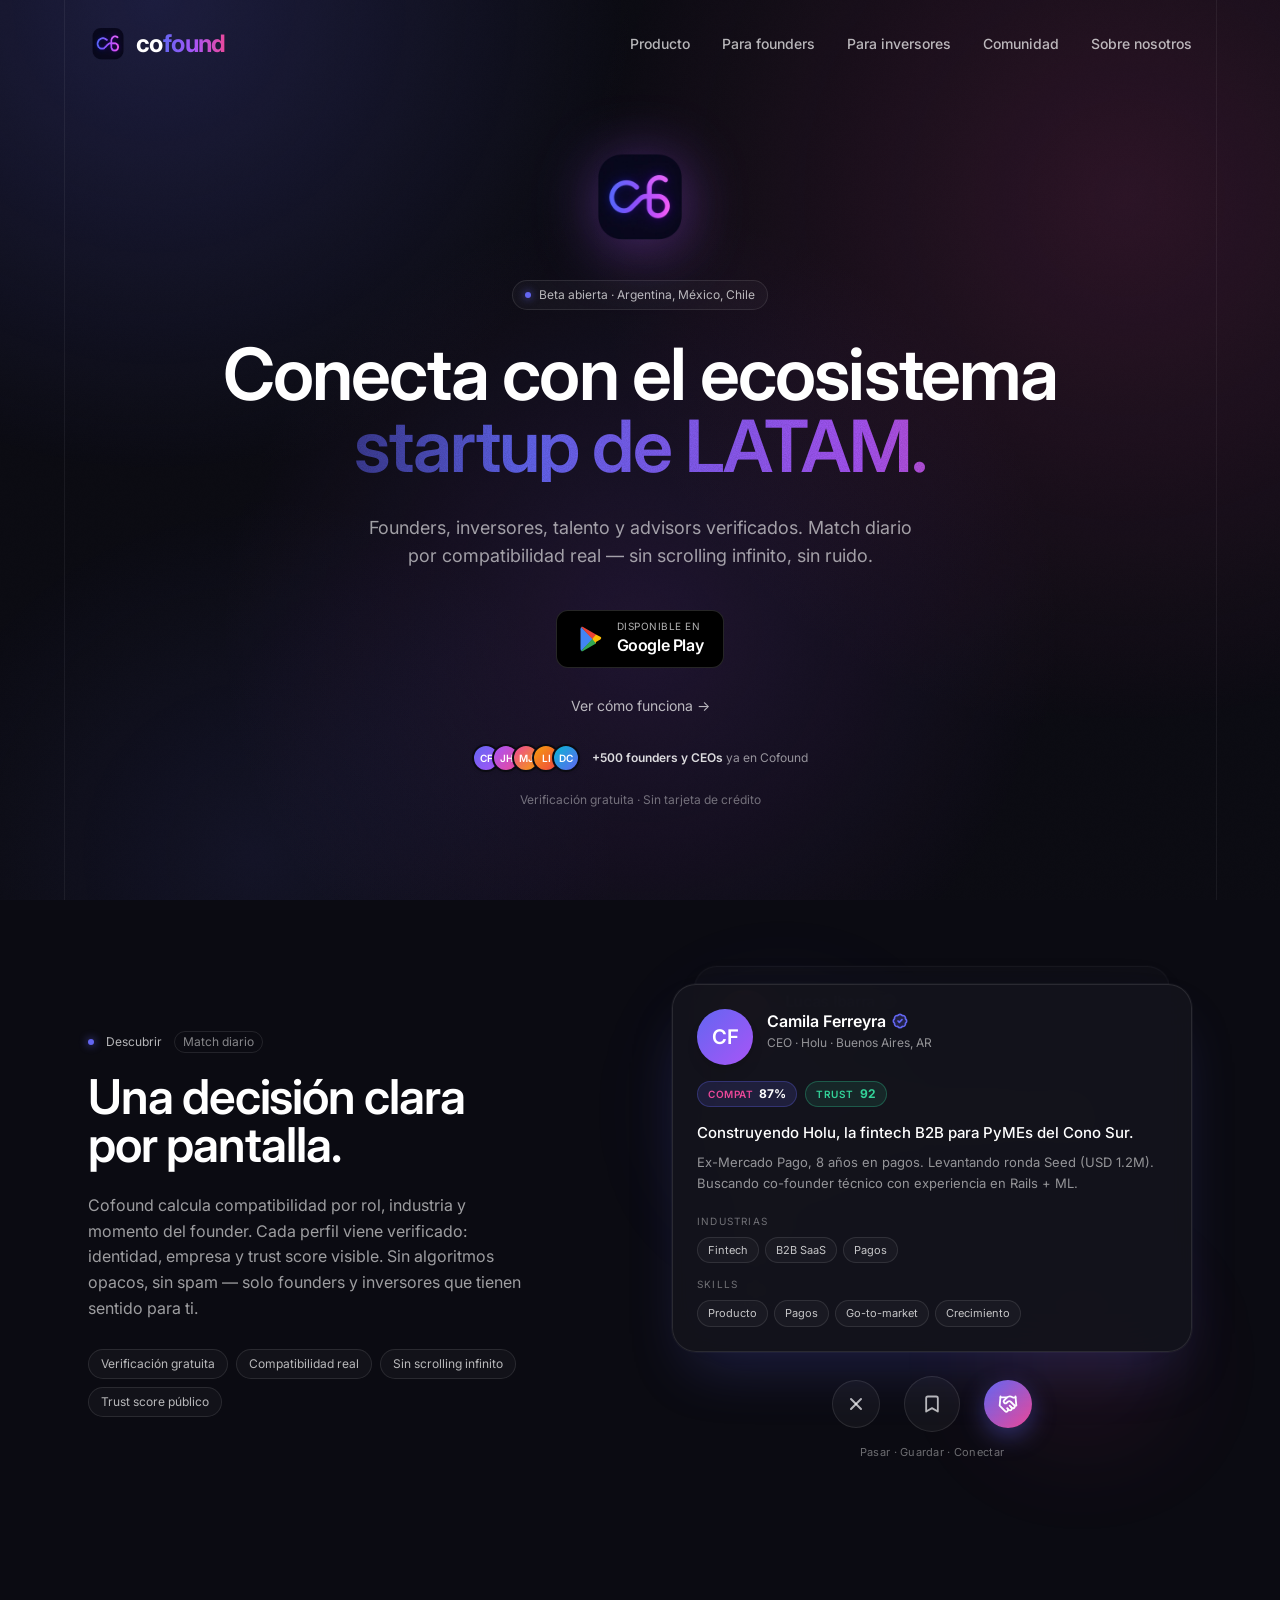
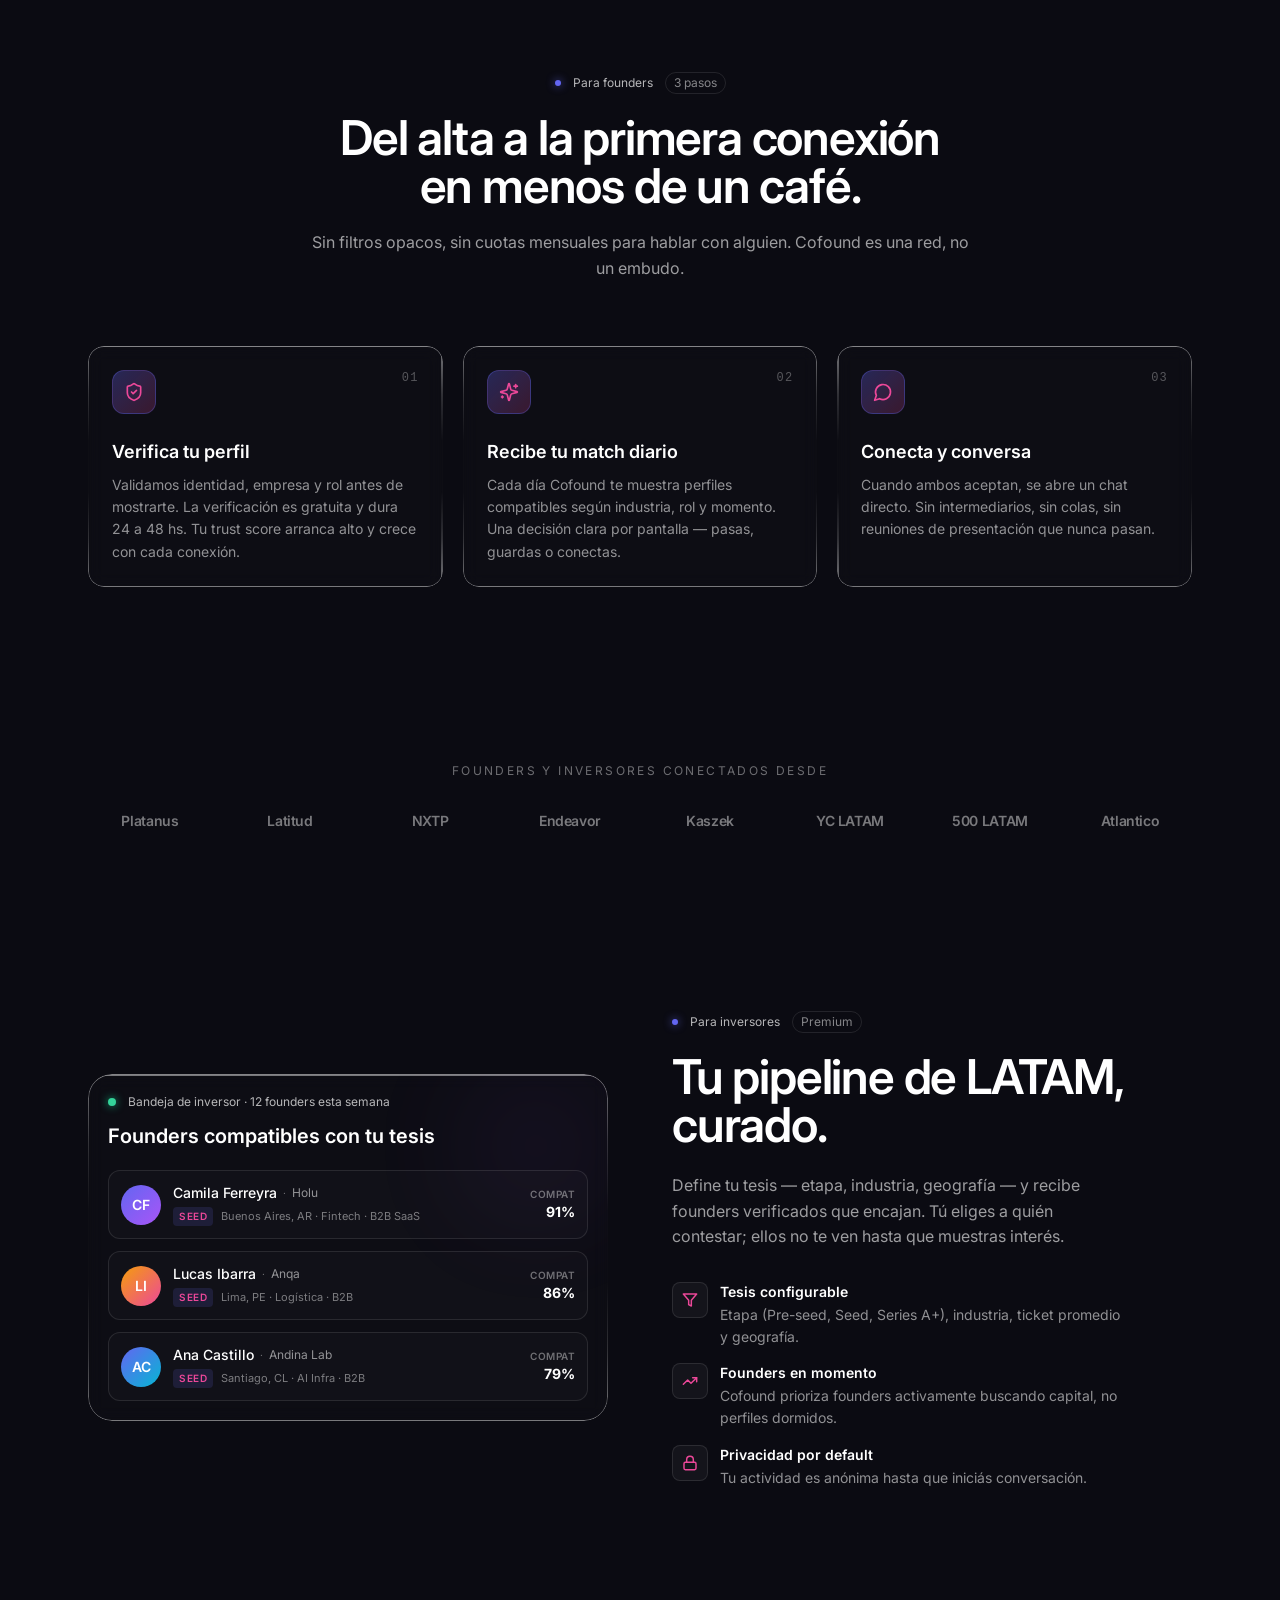
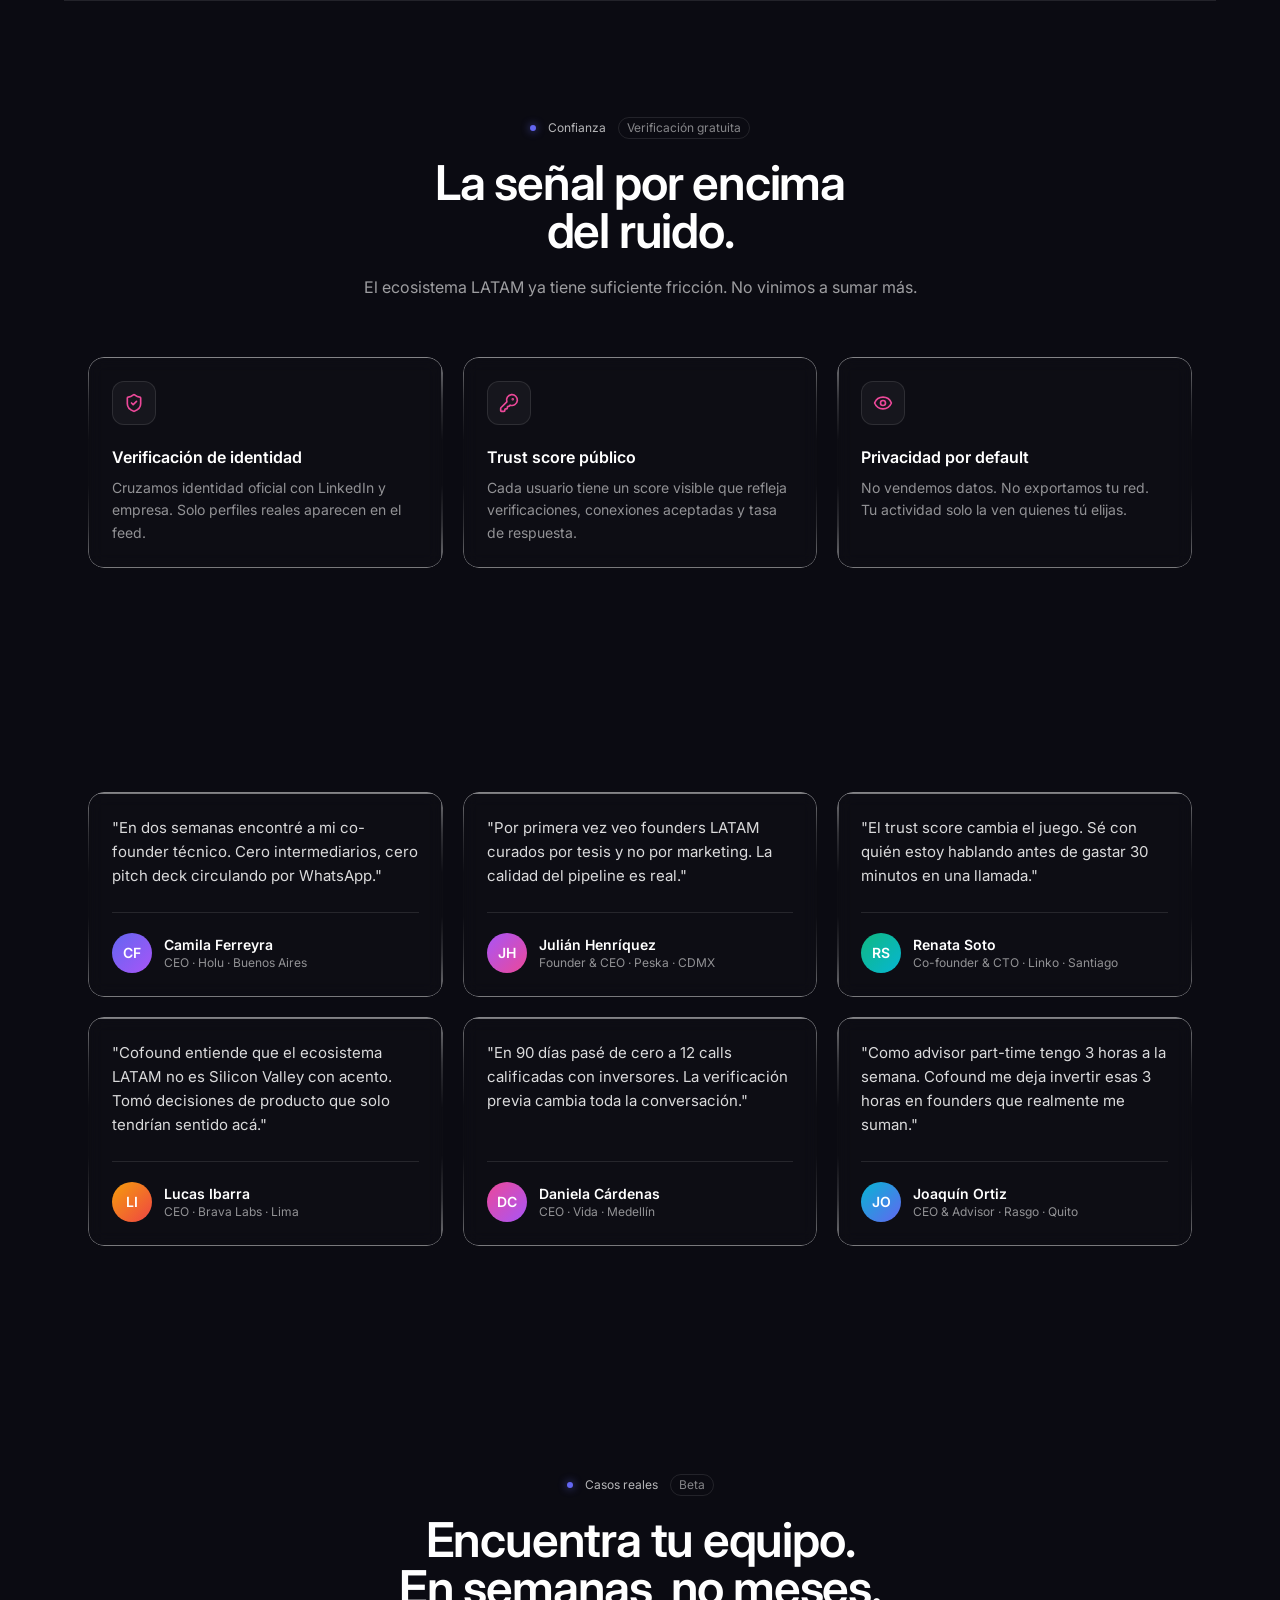
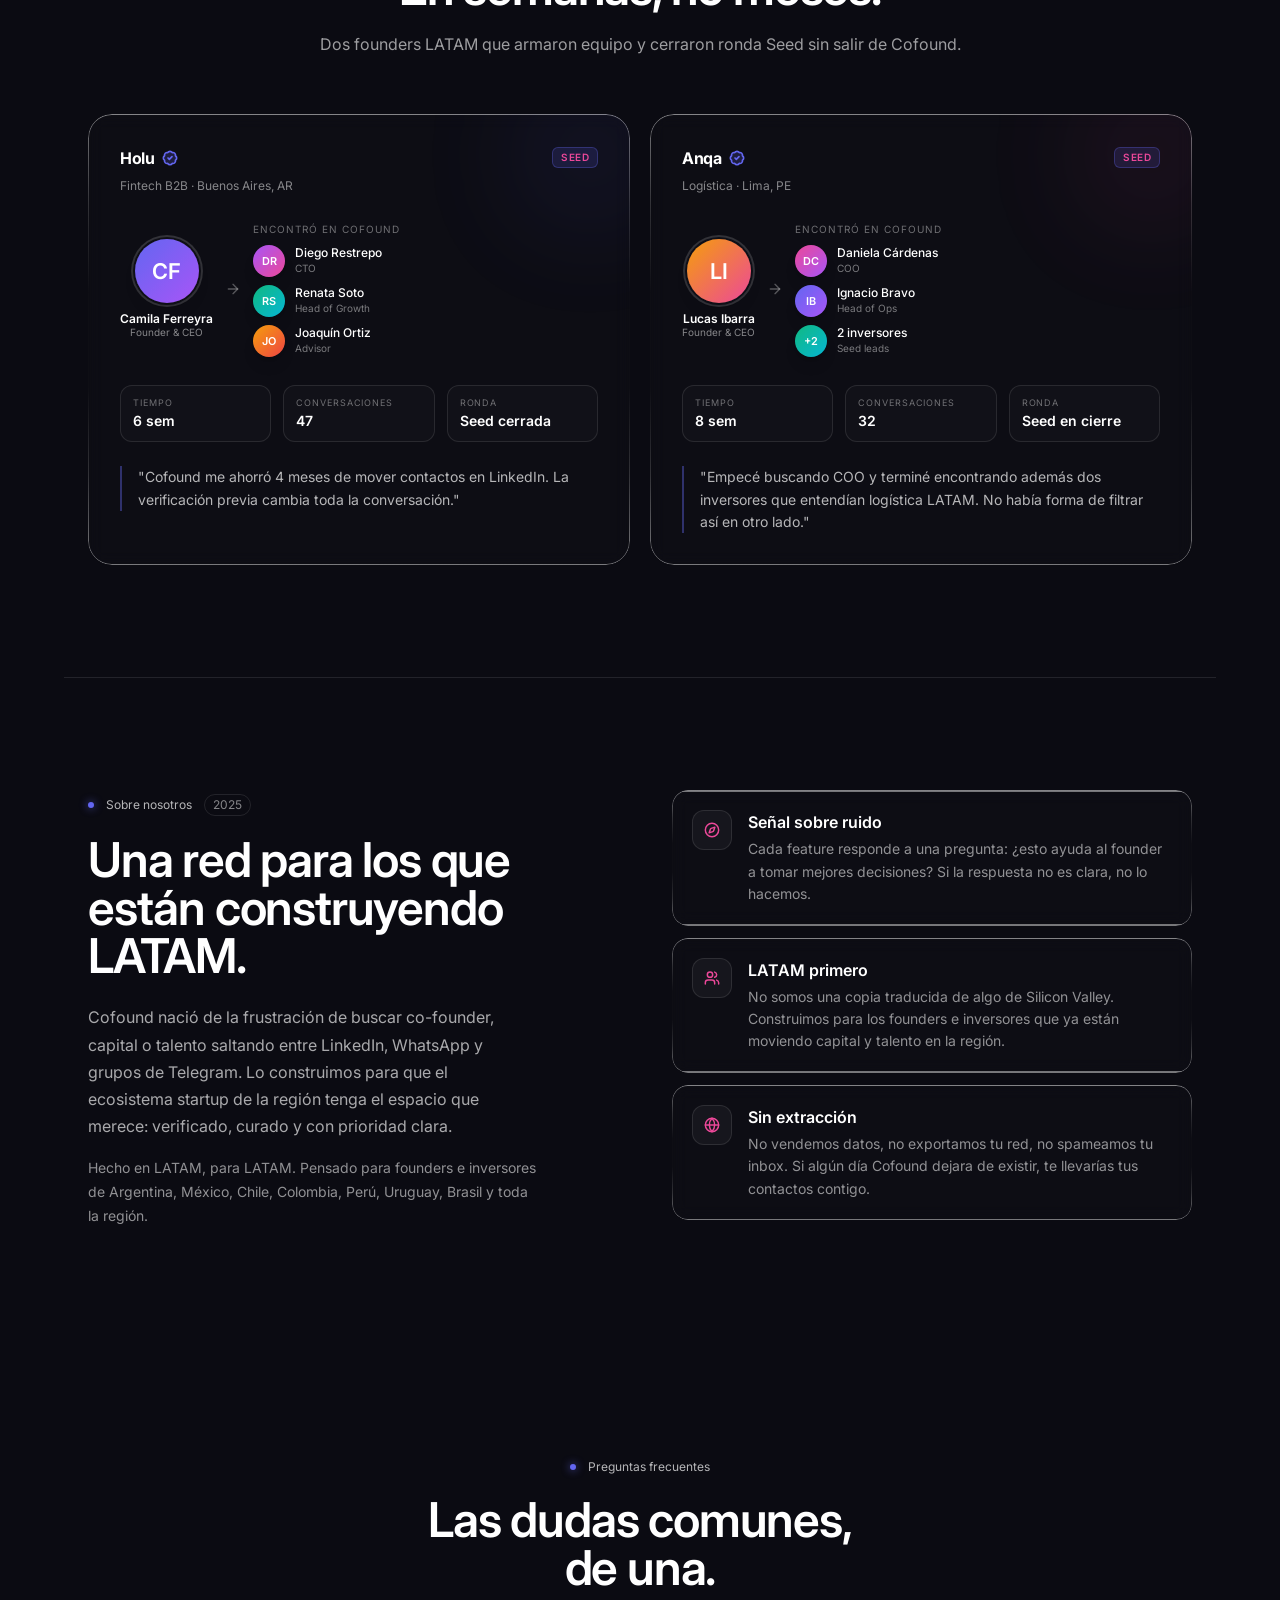
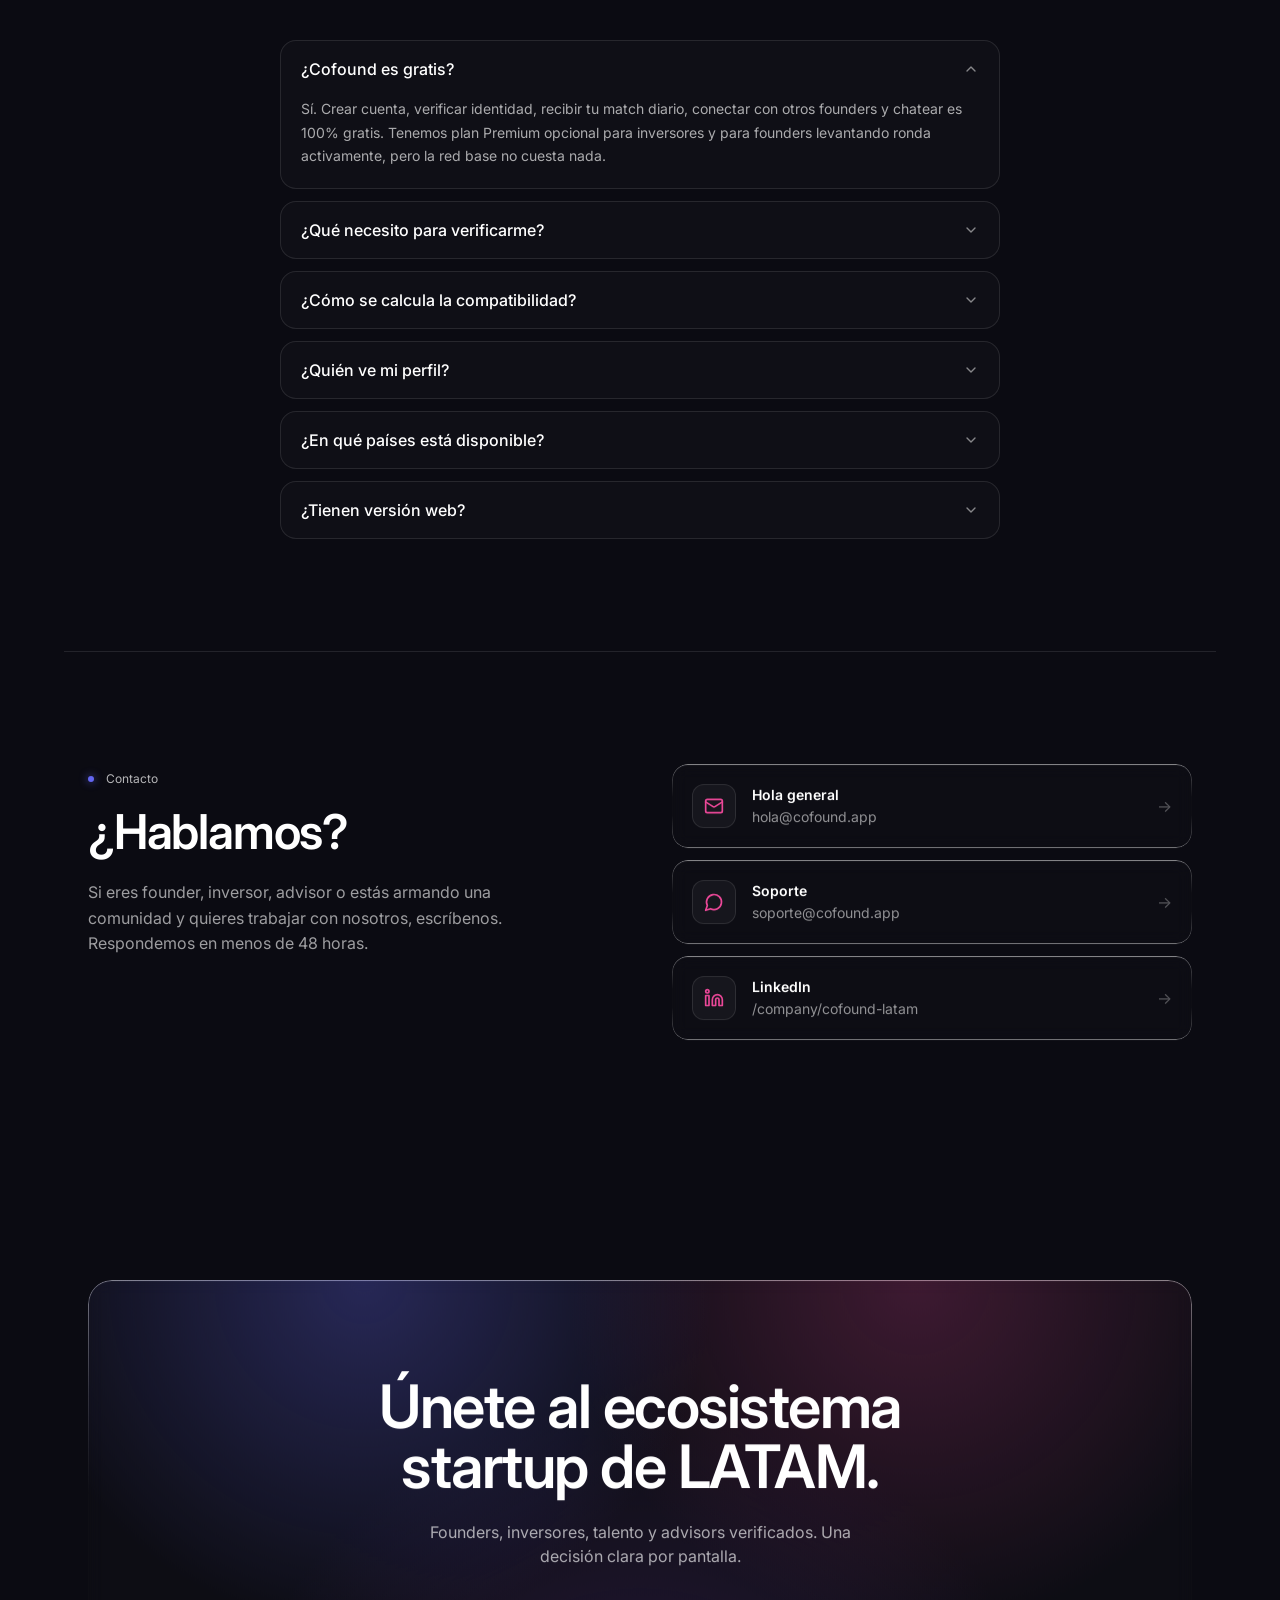
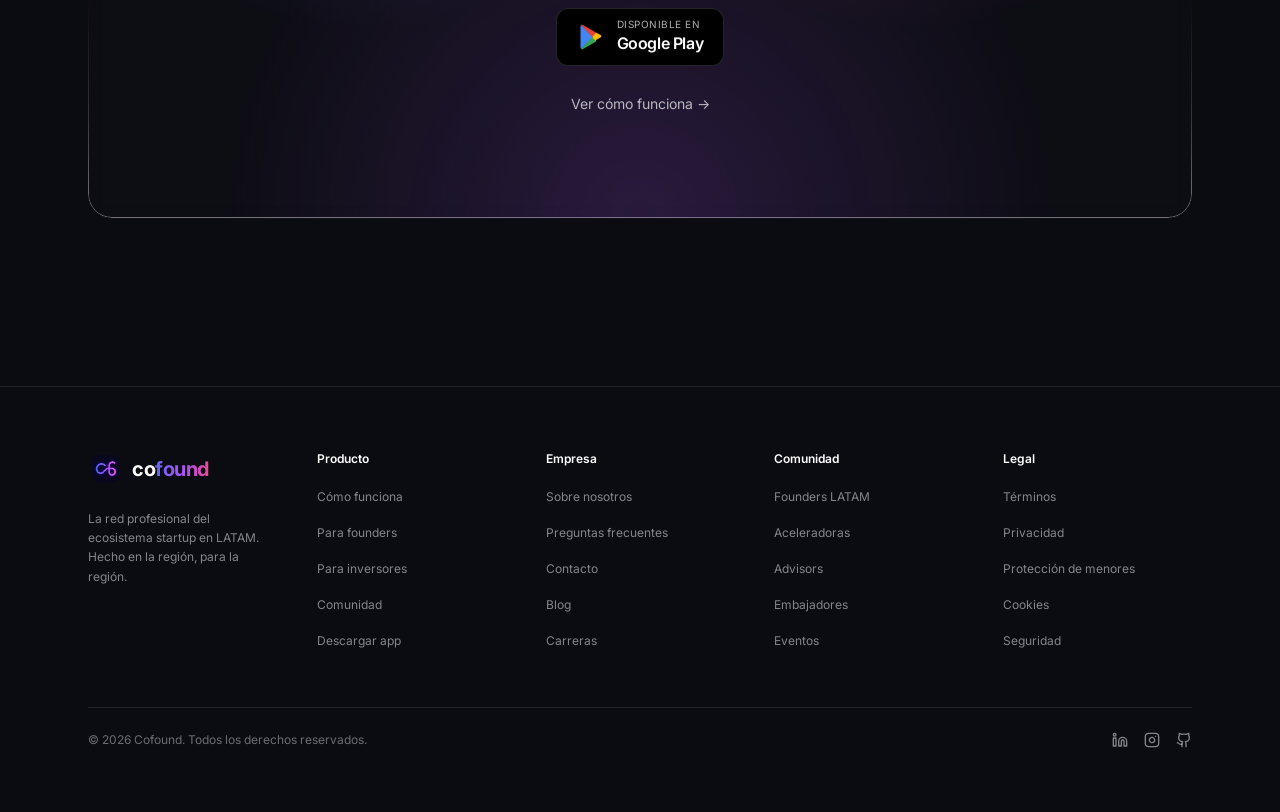
<file: index.html>
<!doctype html>
<html lang="es">
  <head>
    <meta charset="UTF-8" />
    <meta name="viewport" content="width=device-width, initial-scale=1.0" />
    <meta name="theme-color" content="#0B0B12" />
    <link rel="icon" type="image/png" href="/cofound-logo.png" />
    <link rel="apple-touch-icon" href="/cofound-logo.png" />
    <meta name="description" content="Cofound — La red profesional del ecosistema startup de LATAM. Founders, inversores, talento y advisors verificados." />
    <meta property="og:title" content="Cofound — Conecta con el ecosistema startup de LATAM" />
    <meta property="og:description" content="Match diario por compatibilidad real. Verificación gratuita. Sin scrolling infinito." />
    <meta property="og:image" content="/cofound-logo.png" />
    <meta property="og:type" content="website" />
    <title>Cofound — La red startup de LATAM</title>
    <script type="module" crossorigin src="/assets/index-uRY4C_5t.js"></script>
    <link rel="stylesheet" crossorigin href="/assets/index-CQe3KnJI.css">
  </head>
  <body>
    <div id="root"></div>
  </body>
</html>
</file>
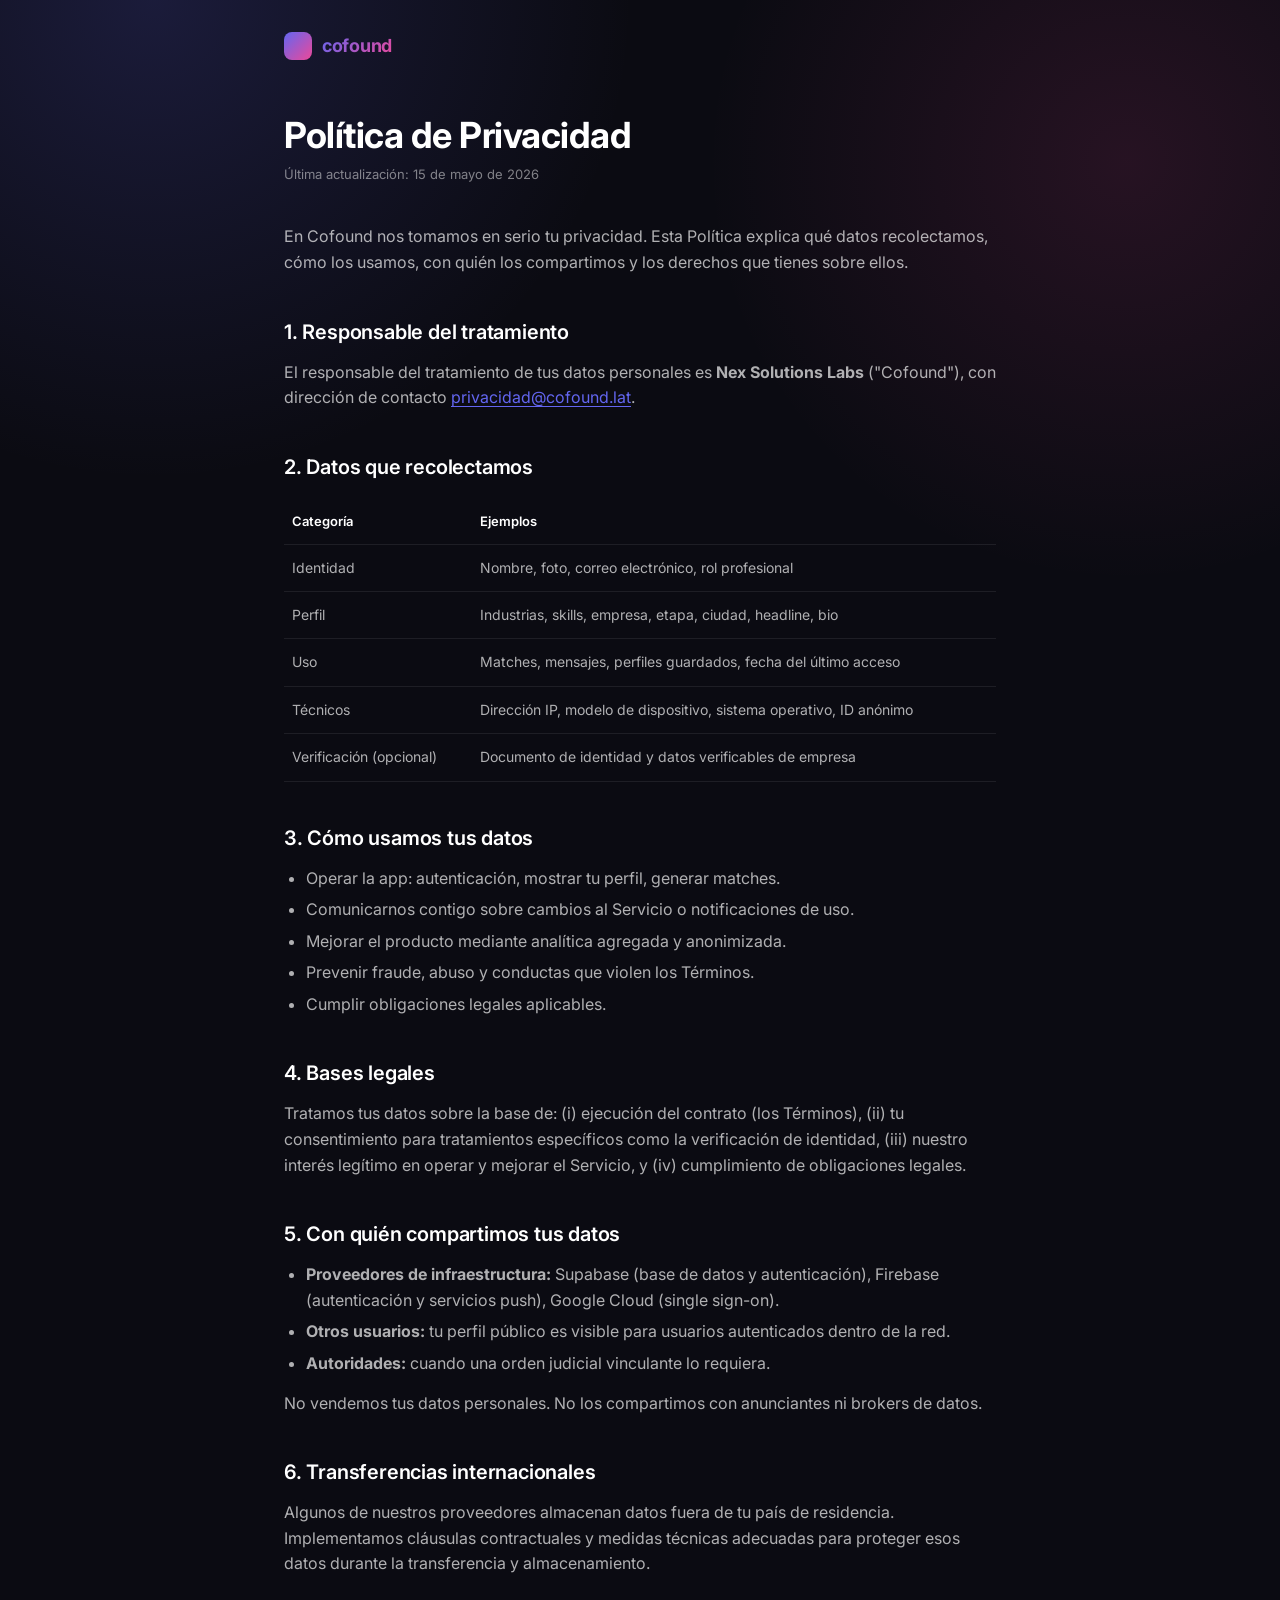
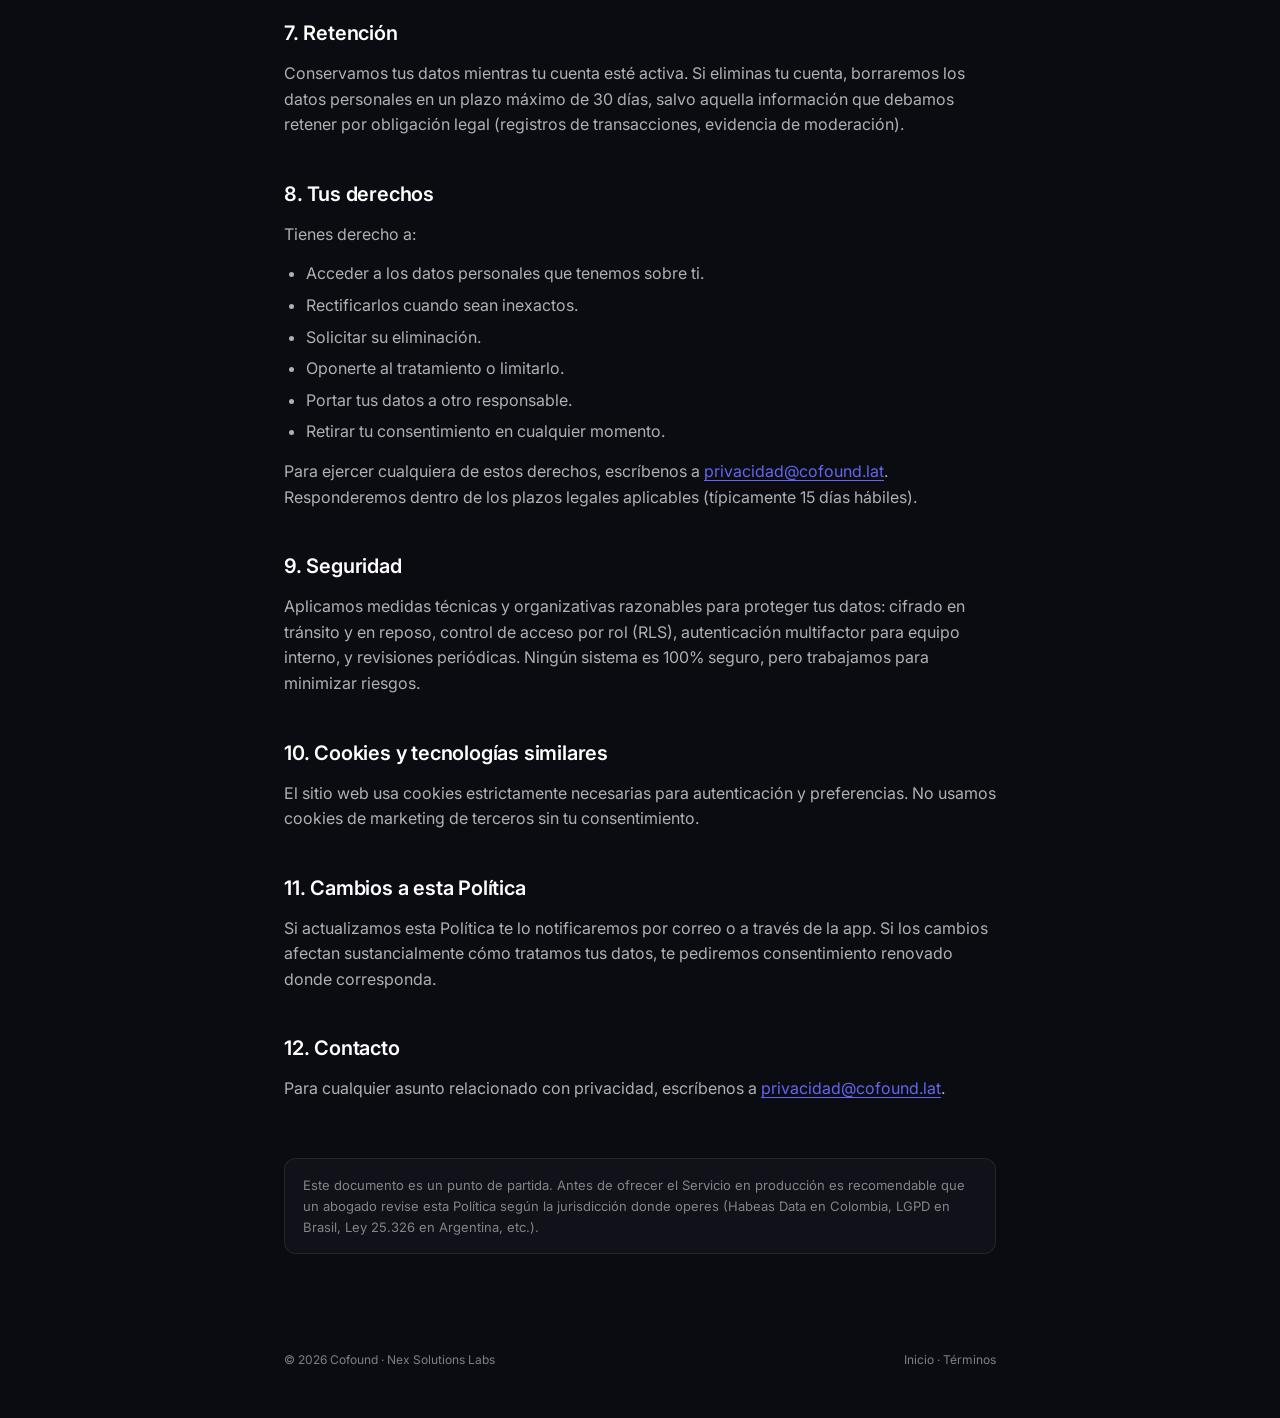
<file: privacidad/index.html>
<!doctype html>
<html lang="es">
  <head>
    <meta charset="UTF-8" />
    <meta name="viewport" content="width=device-width, initial-scale=1.0" />
    <title>Política de Privacidad · Cofound</title>
    <meta name="description" content="Cómo Cofound recolecta, usa y protege tus datos personales." />
    <link rel="preconnect" href="https://fonts.googleapis.com" />
    <link rel="preconnect" href="https://fonts.gstatic.com" crossorigin />
    <link href="https://fonts.googleapis.com/css2?family=Inter:wght@400;500;600;700&display=swap" rel="stylesheet" />
    <style>
      :root {
        --bg: #0b0b12;
        --surface: #11111a;
        --border: rgba(255, 255, 255, 0.08);
        --text: #ffffff;
        --text-secondary: rgba(255, 255, 255, 0.68);
        --text-tertiary: rgba(255, 255, 255, 0.48);
        --accent: #6366f1;
        --accent-2: #ec4899;
      }
      * {
        box-sizing: border-box;
        margin: 0;
        padding: 0;
      }
      html,
      body {
        background: var(--bg);
        color: var(--text);
        font-family: 'Inter', -apple-system, BlinkMacSystemFont, sans-serif;
        font-size: 16px;
        line-height: 1.6;
        -webkit-font-smoothing: antialiased;
        -moz-osx-font-smoothing: grayscale;
      }
      body {
        background-image: radial-gradient(800px circle at 12% 0%, rgba(99, 102, 241, 0.18), transparent 60%),
          radial-gradient(700px circle at 88% 18%, rgba(236, 72, 153, 0.12), transparent 60%);
        background-attachment: fixed;
        min-height: 100vh;
      }
      header {
        max-width: 760px;
        margin: 0 auto;
        padding: 32px 24px 0;
      }
      .brand {
        display: inline-flex;
        align-items: center;
        gap: 10px;
        text-decoration: none;
        color: var(--text);
      }
      .brand-icon {
        width: 28px;
        height: 28px;
        border-radius: 8px;
        background: linear-gradient(135deg, var(--accent) 0%, var(--accent-2) 100%);
        display: inline-block;
      }
      .brand-name {
        font-weight: 700;
        font-size: 18px;
        letter-spacing: -0.3px;
        background: linear-gradient(135deg, var(--accent) 0%, var(--accent-2) 100%);
        -webkit-background-clip: text;
        background-clip: text;
        -webkit-text-fill-color: transparent;
      }
      main {
        max-width: 760px;
        margin: 0 auto;
        padding: 48px 24px 96px;
      }
      h1 {
        font-size: 36px;
        line-height: 1.1;
        font-weight: 700;
        letter-spacing: -0.5px;
        margin-bottom: 8px;
      }
      .updated {
        color: var(--text-tertiary);
        font-size: 13px;
        margin-bottom: 40px;
      }
      h2 {
        font-size: 20px;
        font-weight: 600;
        margin: 40px 0 12px;
        letter-spacing: -0.2px;
      }
      p {
        color: var(--text-secondary);
        margin-bottom: 14px;
      }
      ul {
        color: var(--text-secondary);
        margin: 8px 0 14px 22px;
      }
      ul li {
        margin-bottom: 6px;
      }
      a {
        color: var(--accent);
        text-decoration: underline;
        text-decoration-thickness: 1px;
        text-underline-offset: 3px;
      }
      a:hover {
        color: var(--accent-2);
      }
      table {
        width: 100%;
        border-collapse: collapse;
        margin: 16px 0;
        font-size: 14px;
      }
      th,
      td {
        border-bottom: 1px solid var(--border);
        padding: 12px 8px;
        text-align: left;
        color: var(--text-secondary);
      }
      th {
        color: var(--text);
        font-weight: 600;
        font-size: 13px;
      }
      .note {
        margin-top: 56px;
        padding: 16px 18px;
        background: var(--surface);
        border: 1px solid var(--border);
        border-radius: 12px;
        color: var(--text-tertiary);
        font-size: 13px;
      }
      footer {
        max-width: 760px;
        margin: 0 auto;
        padding: 0 24px 48px;
        color: var(--text-tertiary);
        font-size: 12px;
        display: flex;
        justify-content: space-between;
        gap: 16px;
        flex-wrap: wrap;
      }
      footer a {
        color: var(--text-tertiary);
        text-decoration: none;
      }
      footer a:hover {
        color: var(--text);
      }
    </style>
  </head>
  <body>
    <header>
      <a class="brand" href="/">
        <span class="brand-icon"></span>
        <span class="brand-name">cofound</span>
      </a>
    </header>

    <main>
      <h1>Política de Privacidad</h1>
      <p class="updated">Última actualización: 15 de mayo de 2026</p>

      <p>
        En Cofound nos tomamos en serio tu privacidad. Esta Política explica qué datos
        recolectamos, cómo los usamos, con quién los compartimos y los derechos que tienes
        sobre ellos.
      </p>

      <h2>1. Responsable del tratamiento</h2>
      <p>
        El responsable del tratamiento de tus datos personales es
        <strong>Nex Solutions Labs</strong> ("Cofound"), con dirección de contacto
        <a href="mailto:privacidad@cofound.lat">privacidad@cofound.lat</a>.
      </p>

      <h2>2. Datos que recolectamos</h2>
      <table>
        <thead>
          <tr>
            <th>Categoría</th>
            <th>Ejemplos</th>
          </tr>
        </thead>
        <tbody>
          <tr>
            <td>Identidad</td>
            <td>Nombre, foto, correo electrónico, rol profesional</td>
          </tr>
          <tr>
            <td>Perfil</td>
            <td>Industrias, skills, empresa, etapa, ciudad, headline, bio</td>
          </tr>
          <tr>
            <td>Uso</td>
            <td>Matches, mensajes, perfiles guardados, fecha del último acceso</td>
          </tr>
          <tr>
            <td>Técnicos</td>
            <td>Dirección IP, modelo de dispositivo, sistema operativo, ID anónimo</td>
          </tr>
          <tr>
            <td>Verificación (opcional)</td>
            <td>Documento de identidad y datos verificables de empresa</td>
          </tr>
        </tbody>
      </table>

      <h2>3. Cómo usamos tus datos</h2>
      <ul>
        <li>Operar la app: autenticación, mostrar tu perfil, generar matches.</li>
        <li>Comunicarnos contigo sobre cambios al Servicio o notificaciones de uso.</li>
        <li>Mejorar el producto mediante analítica agregada y anonimizada.</li>
        <li>Prevenir fraude, abuso y conductas que violen los Términos.</li>
        <li>Cumplir obligaciones legales aplicables.</li>
      </ul>

      <h2>4. Bases legales</h2>
      <p>
        Tratamos tus datos sobre la base de: (i) ejecución del contrato (los Términos), (ii) tu
        consentimiento para tratamientos específicos como la verificación de identidad, (iii)
        nuestro interés legítimo en operar y mejorar el Servicio, y (iv) cumplimiento de
        obligaciones legales.
      </p>

      <h2>5. Con quién compartimos tus datos</h2>
      <ul>
        <li>
          <strong>Proveedores de infraestructura:</strong> Supabase (base de datos y autenticación),
          Firebase (autenticación y servicios push), Google Cloud (single sign-on).
        </li>
        <li>
          <strong>Otros usuarios:</strong> tu perfil público es visible para usuarios autenticados
          dentro de la red.
        </li>
        <li>
          <strong>Autoridades:</strong> cuando una orden judicial vinculante lo requiera.
        </li>
      </ul>
      <p>
        No vendemos tus datos personales. No los compartimos con anunciantes ni brokers de datos.
      </p>

      <h2>6. Transferencias internacionales</h2>
      <p>
        Algunos de nuestros proveedores almacenan datos fuera de tu país de residencia.
        Implementamos cláusulas contractuales y medidas técnicas adecuadas para proteger esos
        datos durante la transferencia y almacenamiento.
      </p>

      <h2>7. Retención</h2>
      <p>
        Conservamos tus datos mientras tu cuenta esté activa. Si eliminas tu cuenta, borraremos
        los datos personales en un plazo máximo de 30 días, salvo aquella información que debamos
        retener por obligación legal (registros de transacciones, evidencia de moderación).
      </p>

      <h2>8. Tus derechos</h2>
      <p>Tienes derecho a:</p>
      <ul>
        <li>Acceder a los datos personales que tenemos sobre ti.</li>
        <li>Rectificarlos cuando sean inexactos.</li>
        <li>Solicitar su eliminación.</li>
        <li>Oponerte al tratamiento o limitarlo.</li>
        <li>Portar tus datos a otro responsable.</li>
        <li>Retirar tu consentimiento en cualquier momento.</li>
      </ul>
      <p>
        Para ejercer cualquiera de estos derechos, escríbenos a
        <a href="mailto:privacidad@cofound.lat">privacidad@cofound.lat</a>. Responderemos dentro
        de los plazos legales aplicables (típicamente 15 días hábiles).
      </p>

      <h2>9. Seguridad</h2>
      <p>
        Aplicamos medidas técnicas y organizativas razonables para proteger tus datos: cifrado
        en tránsito y en reposo, control de acceso por rol (RLS), autenticación multifactor para
        equipo interno, y revisiones periódicas. Ningún sistema es 100% seguro, pero trabajamos
        para minimizar riesgos.
      </p>

      <h2>10. Cookies y tecnologías similares</h2>
      <p>
        El sitio web usa cookies estrictamente necesarias para autenticación y preferencias.
        No usamos cookies de marketing de terceros sin tu consentimiento.
      </p>

      <h2>11. Cambios a esta Política</h2>
      <p>
        Si actualizamos esta Política te lo notificaremos por correo o a través de la app. Si los
        cambios afectan sustancialmente cómo tratamos tus datos, te pediremos consentimiento
        renovado donde corresponda.
      </p>

      <h2>12. Contacto</h2>
      <p>
        Para cualquier asunto relacionado con privacidad, escríbenos a
        <a href="mailto:privacidad@cofound.lat">privacidad@cofound.lat</a>.
      </p>

      <div class="note">
        Este documento es un punto de partida. Antes de ofrecer el Servicio en producción es
        recomendable que un abogado revise esta Política según la jurisdicción donde operes
        (Habeas Data en Colombia, LGPD en Brasil, Ley 25.326 en Argentina, etc.).
      </div>
    </main>

    <footer>
      <span>© 2026 Cofound · Nex Solutions Labs</span>
      <span>
        <a href="/">Inicio</a> · <a href="/terminos/">Términos</a>
      </span>
    </footer>
  </body>
</html>
</file>
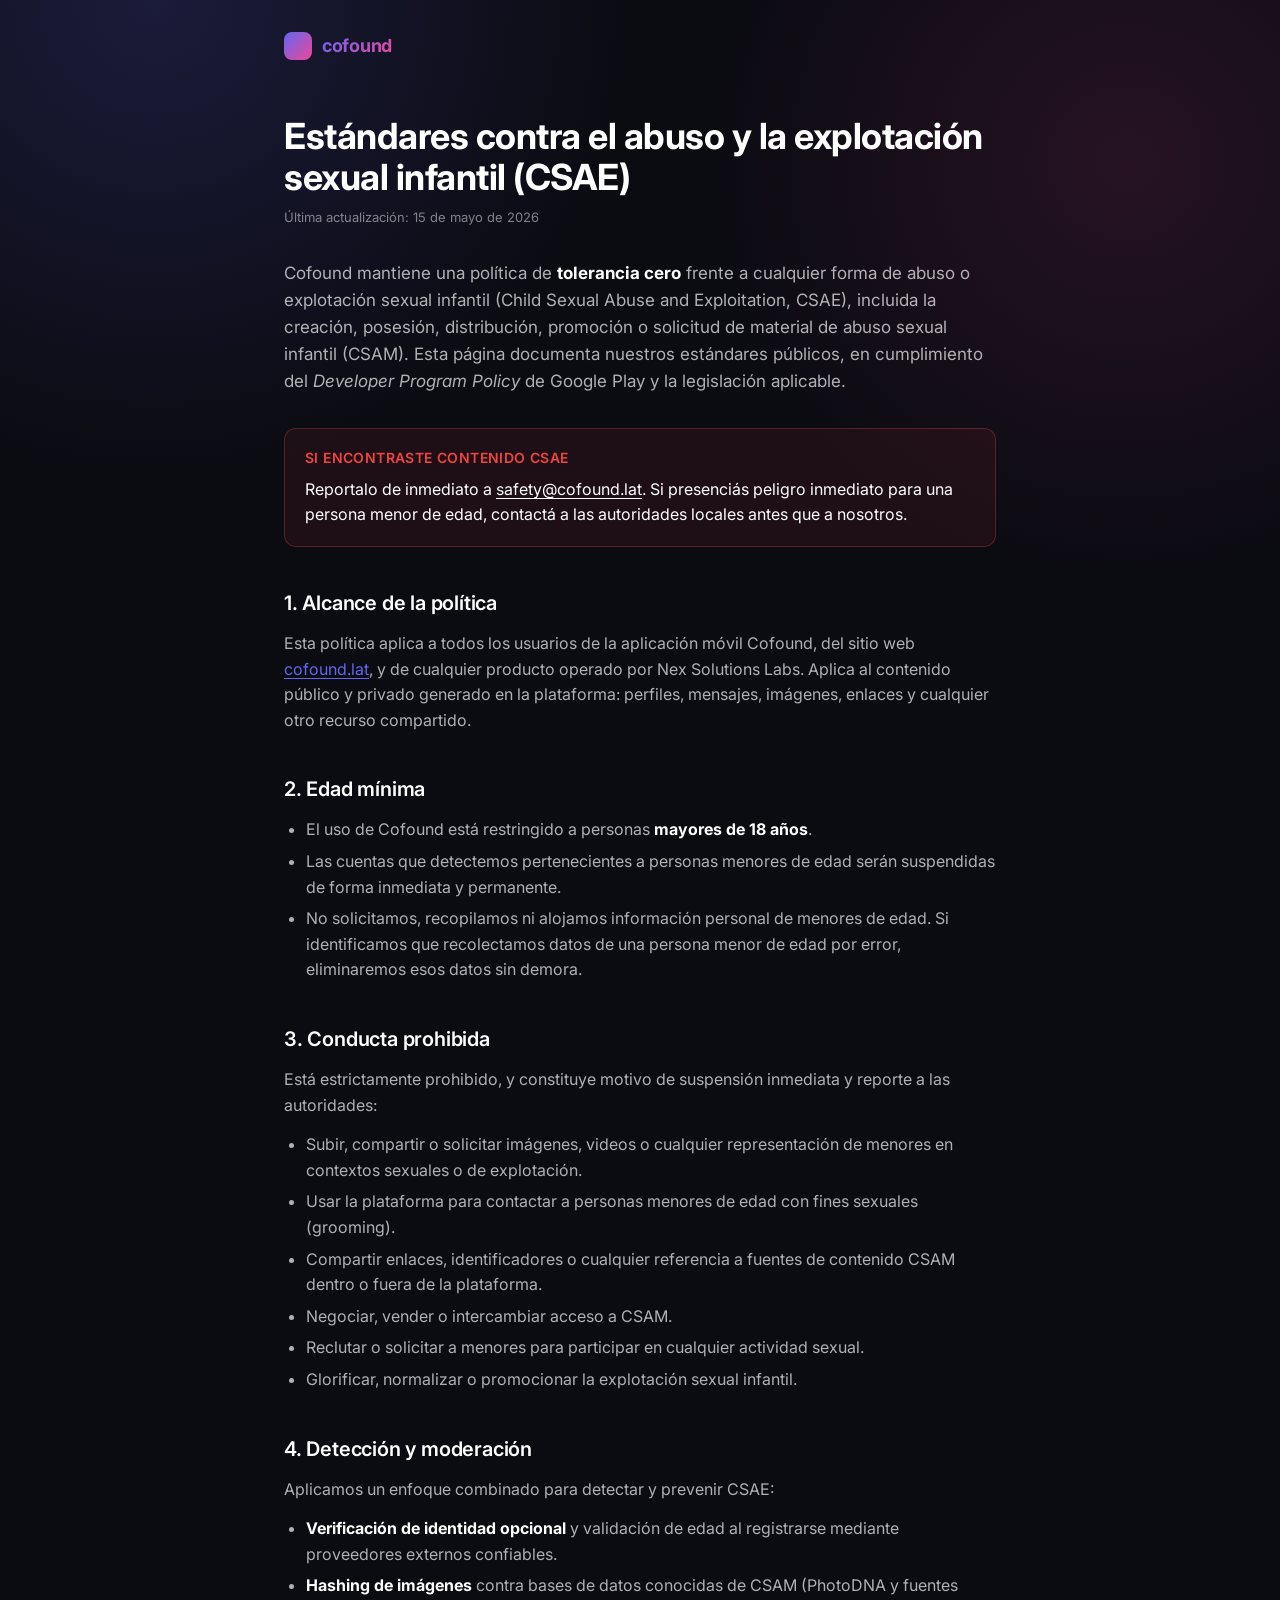
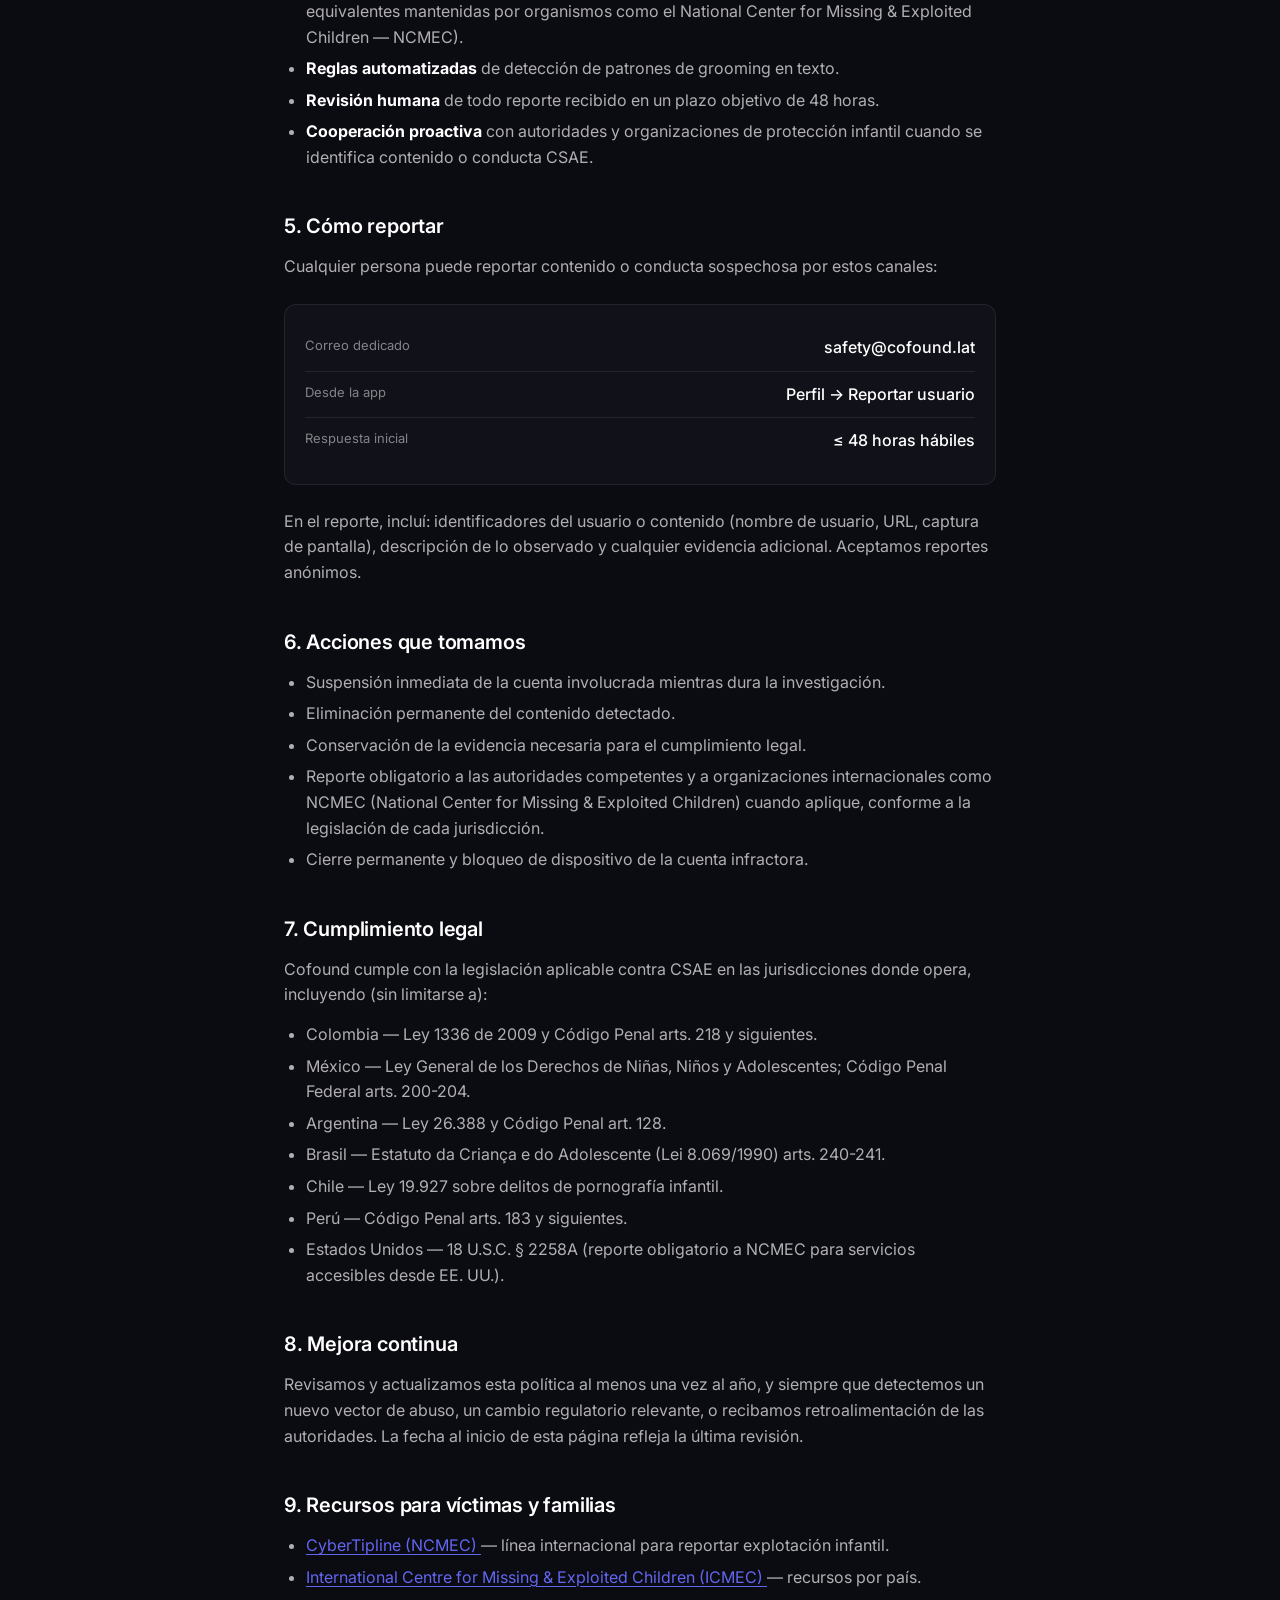
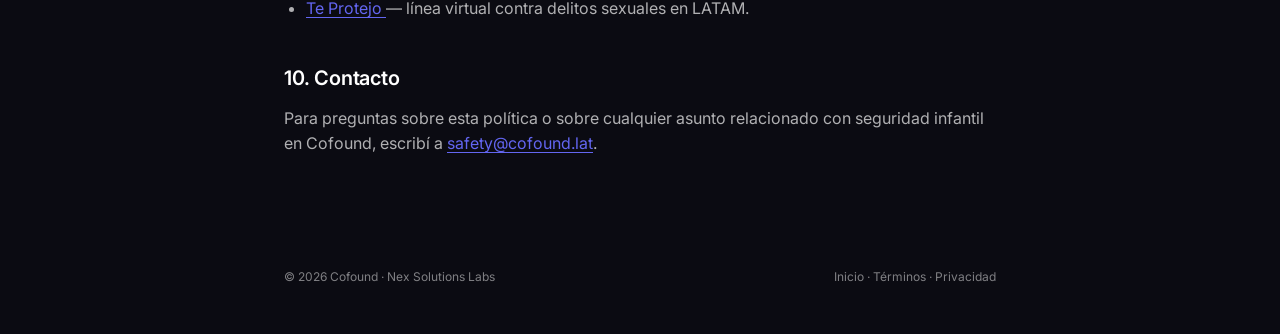
<file: proteccion-menores/index.html>
<!doctype html>
<html lang="es">
  <head>
    <meta charset="UTF-8" />
    <meta name="viewport" content="width=device-width, initial-scale=1.0" />
    <title>Estándares contra el abuso y explotación sexual infantil (CSAE) · Cofound</title>
    <meta name="description" content="Política y estándares de Cofound contra el abuso y la explotación sexual infantil (CSAE)." />
    <link rel="preconnect" href="https://fonts.googleapis.com" />
    <link rel="preconnect" href="https://fonts.gstatic.com" crossorigin />
    <link href="https://fonts.googleapis.com/css2?family=Inter:wght@400;500;600;700&display=swap" rel="stylesheet" />
    <style>
      :root {
        --bg: #0b0b12;
        --surface: #11111a;
        --border: rgba(255, 255, 255, 0.08);
        --text: #ffffff;
        --text-secondary: rgba(255, 255, 255, 0.68);
        --text-tertiary: rgba(255, 255, 255, 0.48);
        --accent: #6366f1;
        --accent-2: #ec4899;
        --error: #ef4444;
      }
      * {
        box-sizing: border-box;
        margin: 0;
        padding: 0;
      }
      html,
      body {
        background: var(--bg);
        color: var(--text);
        font-family: 'Inter', -apple-system, BlinkMacSystemFont, sans-serif;
        font-size: 16px;
        line-height: 1.6;
        -webkit-font-smoothing: antialiased;
        -moz-osx-font-smoothing: grayscale;
      }
      body {
        background-image: radial-gradient(800px circle at 12% 0%, rgba(99, 102, 241, 0.18), transparent 60%),
          radial-gradient(700px circle at 88% 18%, rgba(236, 72, 153, 0.12), transparent 60%);
        background-attachment: fixed;
        min-height: 100vh;
      }
      header {
        max-width: 760px;
        margin: 0 auto;
        padding: 32px 24px 0;
      }
      .brand {
        display: inline-flex;
        align-items: center;
        gap: 10px;
        text-decoration: none;
        color: var(--text);
      }
      .brand-icon {
        width: 28px;
        height: 28px;
        border-radius: 8px;
        background: linear-gradient(135deg, var(--accent) 0%, var(--accent-2) 100%);
        display: inline-block;
      }
      .brand-name {
        font-weight: 700;
        font-size: 18px;
        letter-spacing: -0.3px;
        background: linear-gradient(135deg, var(--accent) 0%, var(--accent-2) 100%);
        -webkit-background-clip: text;
        background-clip: text;
        -webkit-text-fill-color: transparent;
      }
      main {
        max-width: 760px;
        margin: 0 auto;
        padding: 48px 24px 96px;
      }
      h1 {
        font-size: 36px;
        line-height: 1.15;
        font-weight: 700;
        letter-spacing: -0.5px;
        margin-bottom: 8px;
      }
      .updated {
        color: var(--text-tertiary);
        font-size: 13px;
        margin-bottom: 32px;
      }
      .lead {
        font-size: 17px;
        color: var(--text-secondary);
        margin-bottom: 32px;
      }
      h2 {
        font-size: 20px;
        font-weight: 600;
        margin: 40px 0 12px;
        letter-spacing: -0.2px;
      }
      p {
        color: var(--text-secondary);
        margin-bottom: 14px;
      }
      ul {
        color: var(--text-secondary);
        margin: 8px 0 14px 22px;
      }
      ul li {
        margin-bottom: 6px;
      }
      strong {
        color: var(--text);
      }
      a {
        color: var(--accent);
        text-decoration: underline;
        text-decoration-thickness: 1px;
        text-underline-offset: 3px;
      }
      a:hover {
        color: var(--accent-2);
      }
      .alert {
        margin: 24px 0;
        padding: 18px 20px;
        background: rgba(239, 68, 68, 0.08);
        border: 1px solid rgba(239, 68, 68, 0.3);
        border-radius: 12px;
      }
      .alert h3 {
        color: var(--error);
        font-size: 14px;
        font-weight: 600;
        margin-bottom: 8px;
        letter-spacing: 0.4px;
        text-transform: uppercase;
      }
      .alert p {
        color: var(--text);
        margin: 0;
      }
      .contact-card {
        margin: 24px 0;
        padding: 20px;
        background: var(--surface);
        border: 1px solid var(--border);
        border-radius: 12px;
      }
      .contact-card .row {
        display: flex;
        justify-content: space-between;
        gap: 16px;
        padding: 10px 0;
        border-bottom: 1px solid var(--border);
      }
      .contact-card .row:last-child {
        border-bottom: none;
      }
      .contact-card .label {
        color: var(--text-tertiary);
        font-size: 13px;
      }
      .contact-card .value {
        color: var(--text);
        font-weight: 500;
      }
      footer {
        max-width: 760px;
        margin: 0 auto;
        padding: 0 24px 48px;
        color: var(--text-tertiary);
        font-size: 12px;
        display: flex;
        justify-content: space-between;
        gap: 16px;
        flex-wrap: wrap;
      }
      footer a {
        color: var(--text-tertiary);
        text-decoration: none;
      }
      footer a:hover {
        color: var(--text);
      }
    </style>
  </head>
  <body>
    <header>
      <a class="brand" href="/">
        <span class="brand-icon"></span>
        <span class="brand-name">cofound</span>
      </a>
    </header>

    <main>
      <h1>Estándares contra el abuso y la explotación sexual infantil (CSAE)</h1>
      <p class="updated">Última actualización: 15 de mayo de 2026</p>

      <p class="lead">
        Cofound mantiene una política de <strong>tolerancia cero</strong> frente a cualquier forma de
        abuso o explotación sexual infantil (Child Sexual Abuse and Exploitation, CSAE), incluida la
        creación, posesión, distribución, promoción o solicitud de material de abuso sexual infantil
        (CSAM). Esta página documenta nuestros estándares públicos, en cumplimiento del
        <em>Developer Program Policy</em> de Google Play y la legislación aplicable.
      </p>

      <div class="alert">
        <h3>Si encontraste contenido CSAE</h3>
        <p>
          Reportalo de inmediato a
          <a href="mailto:safety@cofound.lat" style="color: #fff;">safety@cofound.lat</a>.
          Si presenciás peligro inmediato para una persona menor de edad, contactá a las
          autoridades locales antes que a nosotros.
        </p>
      </div>

      <h2>1. Alcance de la política</h2>
      <p>
        Esta política aplica a todos los usuarios de la aplicación móvil Cofound, del sitio web
        <a href="/">cofound.lat</a>, y de cualquier producto operado por Nex Solutions Labs.
        Aplica al contenido público y privado generado en la plataforma: perfiles, mensajes,
        imágenes, enlaces y cualquier otro recurso compartido.
      </p>

      <h2>2. Edad mínima</h2>
      <ul>
        <li>El uso de Cofound está restringido a personas <strong>mayores de 18 años</strong>.</li>
        <li>
          Las cuentas que detectemos pertenecientes a personas menores de edad serán suspendidas
          de forma inmediata y permanente.
        </li>
        <li>
          No solicitamos, recopilamos ni alojamos información personal de menores de edad. Si
          identificamos que recolectamos datos de una persona menor de edad por error, eliminaremos
          esos datos sin demora.
        </li>
      </ul>

      <h2>3. Conducta prohibida</h2>
      <p>Está estrictamente prohibido, y constituye motivo de suspensión inmediata y reporte a las autoridades:</p>
      <ul>
        <li>Subir, compartir o solicitar imágenes, videos o cualquier representación de menores en contextos sexuales o de explotación.</li>
        <li>Usar la plataforma para contactar a personas menores de edad con fines sexuales (grooming).</li>
        <li>Compartir enlaces, identificadores o cualquier referencia a fuentes de contenido CSAM dentro o fuera de la plataforma.</li>
        <li>Negociar, vender o intercambiar acceso a CSAM.</li>
        <li>Reclutar o solicitar a menores para participar en cualquier actividad sexual.</li>
        <li>Glorificar, normalizar o promocionar la explotación sexual infantil.</li>
      </ul>

      <h2>4. Detección y moderación</h2>
      <p>
        Aplicamos un enfoque combinado para detectar y prevenir CSAE:
      </p>
      <ul>
        <li>
          <strong>Verificación de identidad opcional</strong> y validación de edad al registrarse
          mediante proveedores externos confiables.
        </li>
        <li>
          <strong>Hashing de imágenes</strong> contra bases de datos conocidas de CSAM (PhotoDNA y
          fuentes equivalentes mantenidas por organismos como el National Center for Missing &
          Exploited Children — NCMEC).
        </li>
        <li>
          <strong>Reglas automatizadas</strong> de detección de patrones de grooming en texto.
        </li>
        <li>
          <strong>Revisión humana</strong> de todo reporte recibido en un plazo objetivo de 48 horas.
        </li>
        <li>
          <strong>Cooperación proactiva</strong> con autoridades y organizaciones de protección
          infantil cuando se identifica contenido o conducta CSAE.
        </li>
      </ul>

      <h2>5. Cómo reportar</h2>
      <p>Cualquier persona puede reportar contenido o conducta sospechosa por estos canales:</p>

      <div class="contact-card">
        <div class="row">
          <span class="label">Correo dedicado</span>
          <span class="value">safety@cofound.lat</span>
        </div>
        <div class="row">
          <span class="label">Desde la app</span>
          <span class="value">Perfil → Reportar usuario</span>
        </div>
        <div class="row">
          <span class="label">Respuesta inicial</span>
          <span class="value">≤ 48 horas hábiles</span>
        </div>
      </div>

      <p>
        En el reporte, incluí: identificadores del usuario o contenido (nombre de usuario, URL,
        captura de pantalla), descripción de lo observado y cualquier evidencia adicional. Aceptamos
        reportes anónimos.
      </p>

      <h2>6. Acciones que tomamos</h2>
      <ul>
        <li>Suspensión inmediata de la cuenta involucrada mientras dura la investigación.</li>
        <li>Eliminación permanente del contenido detectado.</li>
        <li>Conservación de la evidencia necesaria para el cumplimiento legal.</li>
        <li>
          Reporte obligatorio a las autoridades competentes y a organizaciones internacionales
          como NCMEC (National Center for Missing & Exploited Children) cuando aplique, conforme
          a la legislación de cada jurisdicción.
        </li>
        <li>Cierre permanente y bloqueo de dispositivo de la cuenta infractora.</li>
      </ul>

      <h2>7. Cumplimiento legal</h2>
      <p>
        Cofound cumple con la legislación aplicable contra CSAE en las jurisdicciones donde opera,
        incluyendo (sin limitarse a):
      </p>
      <ul>
        <li>Colombia — Ley 1336 de 2009 y Código Penal arts. 218 y siguientes.</li>
        <li>México — Ley General de los Derechos de Niñas, Niños y Adolescentes; Código Penal Federal arts. 200-204.</li>
        <li>Argentina — Ley 26.388 y Código Penal art. 128.</li>
        <li>Brasil — Estatuto da Criança e do Adolescente (Lei 8.069/1990) arts. 240-241.</li>
        <li>Chile — Ley 19.927 sobre delitos de pornografía infantil.</li>
        <li>Perú — Código Penal arts. 183 y siguientes.</li>
        <li>Estados Unidos — 18 U.S.C. § 2258A (reporte obligatorio a NCMEC para servicios accesibles desde EE. UU.).</li>
      </ul>

      <h2>8. Mejora continua</h2>
      <p>
        Revisamos y actualizamos esta política al menos una vez al año, y siempre que detectemos
        un nuevo vector de abuso, un cambio regulatorio relevante, o recibamos retroalimentación
        de las autoridades. La fecha al inicio de esta página refleja la última revisión.
      </p>

      <h2>9. Recursos para víctimas y familias</h2>
      <ul>
        <li>
          <a href="https://report.cybertip.org" target="_blank" rel="noopener noreferrer">
            CyberTipline (NCMEC)
          </a>
          — línea internacional para reportar explotación infantil.
        </li>
        <li>
          <a href="https://www.icmec.org" target="_blank" rel="noopener noreferrer">
            International Centre for Missing & Exploited Children (ICMEC)
          </a>
          — recursos por país.
        </li>
        <li>
          <a href="https://www.te-protejo.org" target="_blank" rel="noopener noreferrer">
            Te Protejo
          </a>
          — línea virtual contra delitos sexuales en LATAM.
        </li>
      </ul>

      <h2>10. Contacto</h2>
      <p>
        Para preguntas sobre esta política o sobre cualquier asunto relacionado con seguridad
        infantil en Cofound, escribí a
        <a href="mailto:safety@cofound.lat">safety@cofound.lat</a>.
      </p>
    </main>

    <footer>
      <span>© 2026 Cofound · Nex Solutions Labs</span>
      <span>
        <a href="/">Inicio</a> · <a href="/terminos/">Términos</a> · <a href="/privacidad/">Privacidad</a>
      </span>
    </footer>
  </body>
</html>
</file>
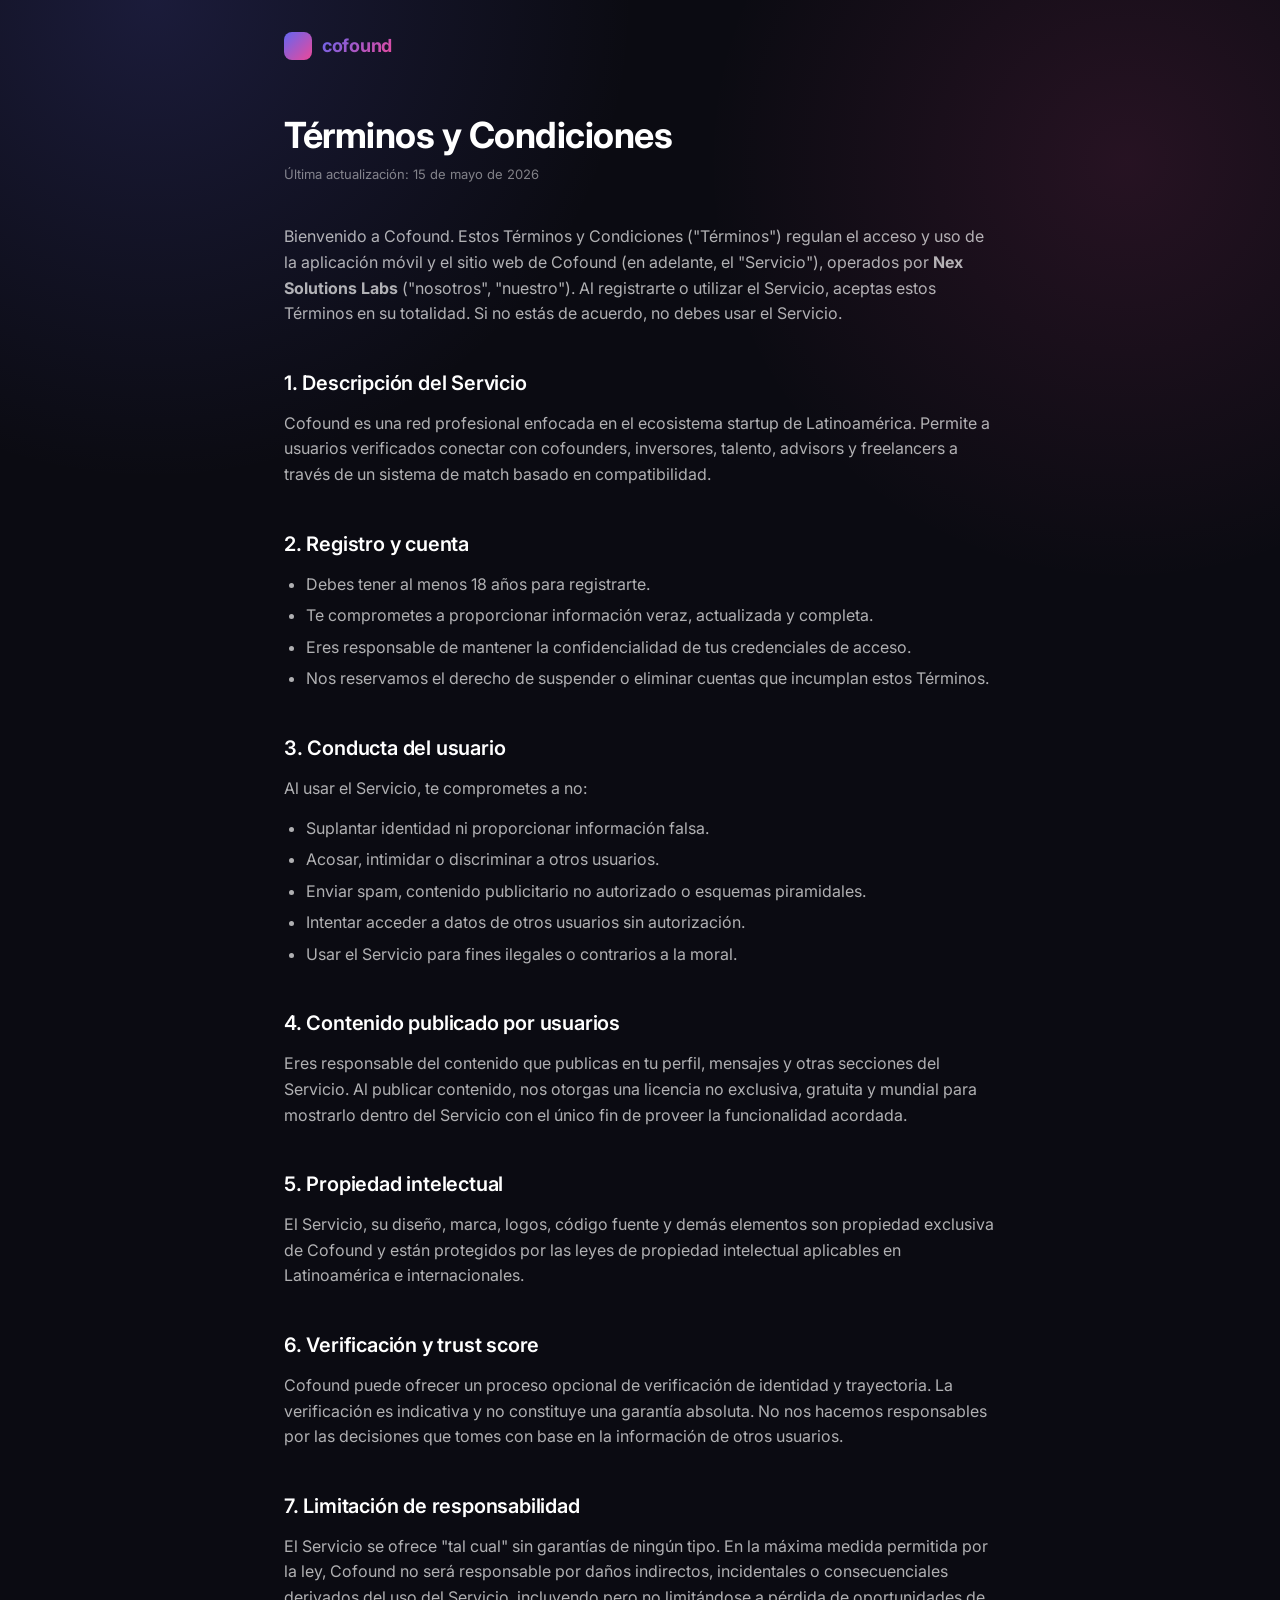
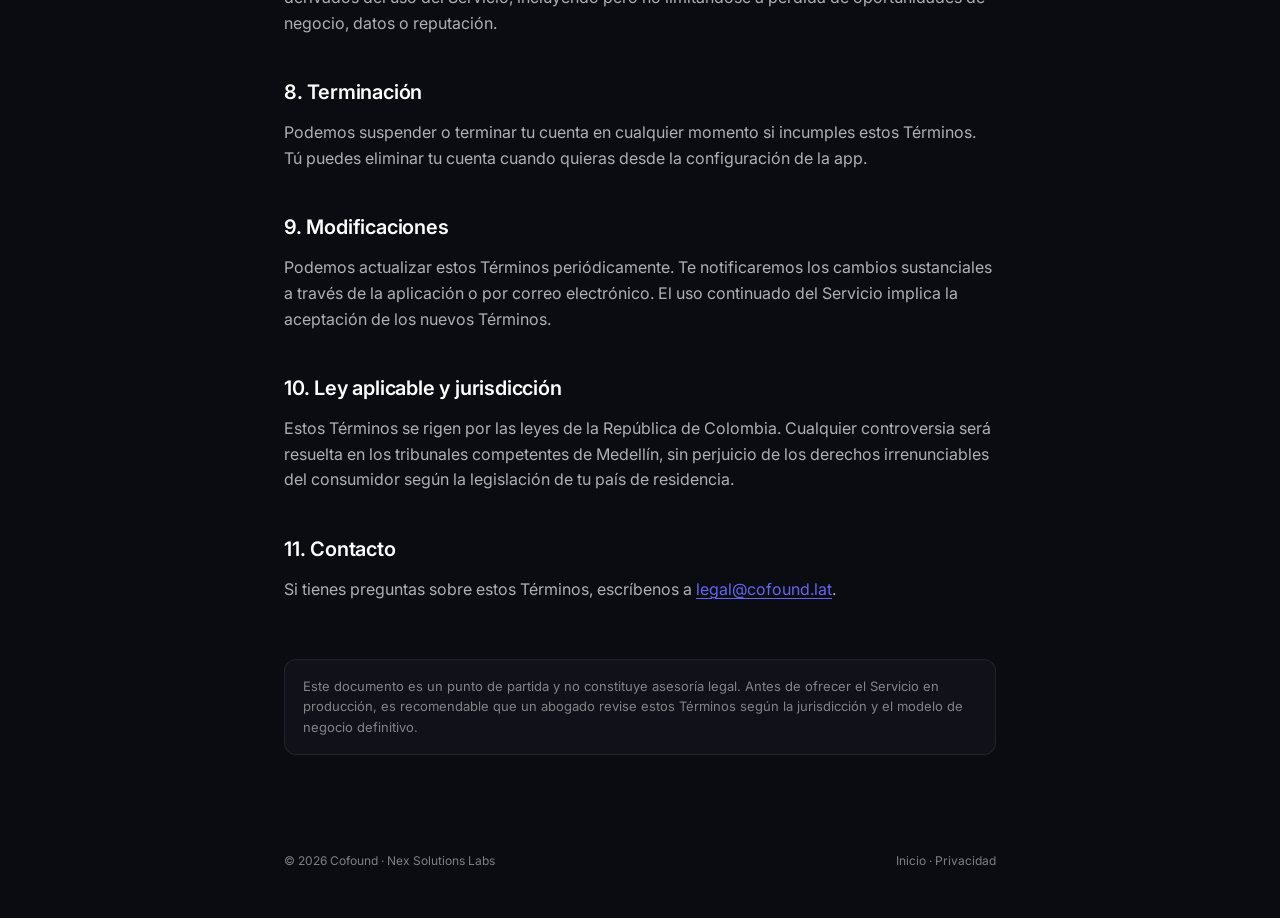
<file: terminos/index.html>
<!doctype html>
<html lang="es">
  <head>
    <meta charset="UTF-8" />
    <meta name="viewport" content="width=device-width, initial-scale=1.0" />
    <title>Términos y Condiciones · Cofound</title>
    <meta name="description" content="Términos y condiciones de uso de Cofound, la red profesional del ecosistema startup en LATAM." />
    <link rel="preconnect" href="https://fonts.googleapis.com" />
    <link rel="preconnect" href="https://fonts.gstatic.com" crossorigin />
    <link href="https://fonts.googleapis.com/css2?family=Inter:wght@400;500;600;700&display=swap" rel="stylesheet" />
    <style>
      :root {
        --bg: #0b0b12;
        --surface: #11111a;
        --border: rgba(255, 255, 255, 0.08);
        --text: #ffffff;
        --text-secondary: rgba(255, 255, 255, 0.68);
        --text-tertiary: rgba(255, 255, 255, 0.48);
        --accent: #6366f1;
        --accent-2: #ec4899;
      }
      * {
        box-sizing: border-box;
        margin: 0;
        padding: 0;
      }
      html,
      body {
        background: var(--bg);
        color: var(--text);
        font-family: 'Inter', -apple-system, BlinkMacSystemFont, sans-serif;
        font-size: 16px;
        line-height: 1.6;
        -webkit-font-smoothing: antialiased;
        -moz-osx-font-smoothing: grayscale;
      }
      body {
        background-image: radial-gradient(800px circle at 12% 0%, rgba(99, 102, 241, 0.18), transparent 60%),
          radial-gradient(700px circle at 88% 18%, rgba(236, 72, 153, 0.12), transparent 60%);
        background-attachment: fixed;
        min-height: 100vh;
      }
      header {
        max-width: 760px;
        margin: 0 auto;
        padding: 32px 24px 0;
      }
      .brand {
        display: inline-flex;
        align-items: center;
        gap: 10px;
        text-decoration: none;
        color: var(--text);
      }
      .brand-icon {
        width: 28px;
        height: 28px;
        border-radius: 8px;
        background: linear-gradient(135deg, var(--accent) 0%, var(--accent-2) 100%);
        display: inline-block;
      }
      .brand-name {
        font-weight: 700;
        font-size: 18px;
        letter-spacing: -0.3px;
        background: linear-gradient(135deg, var(--accent) 0%, var(--accent-2) 100%);
        -webkit-background-clip: text;
        background-clip: text;
        -webkit-text-fill-color: transparent;
      }
      main {
        max-width: 760px;
        margin: 0 auto;
        padding: 48px 24px 96px;
      }
      h1 {
        font-size: 36px;
        line-height: 1.1;
        font-weight: 700;
        letter-spacing: -0.5px;
        margin-bottom: 8px;
      }
      .updated {
        color: var(--text-tertiary);
        font-size: 13px;
        margin-bottom: 40px;
      }
      h2 {
        font-size: 20px;
        font-weight: 600;
        margin: 40px 0 12px;
        letter-spacing: -0.2px;
      }
      p {
        color: var(--text-secondary);
        margin-bottom: 14px;
      }
      ul {
        color: var(--text-secondary);
        margin: 8px 0 14px 22px;
      }
      ul li {
        margin-bottom: 6px;
      }
      a {
        color: var(--accent);
        text-decoration: underline;
        text-decoration-thickness: 1px;
        text-underline-offset: 3px;
      }
      a:hover {
        color: var(--accent-2);
      }
      .note {
        margin-top: 56px;
        padding: 16px 18px;
        background: var(--surface);
        border: 1px solid var(--border);
        border-radius: 12px;
        color: var(--text-tertiary);
        font-size: 13px;
      }
      footer {
        max-width: 760px;
        margin: 0 auto;
        padding: 0 24px 48px;
        color: var(--text-tertiary);
        font-size: 12px;
        display: flex;
        justify-content: space-between;
        gap: 16px;
        flex-wrap: wrap;
      }
      footer a {
        color: var(--text-tertiary);
        text-decoration: none;
      }
      footer a:hover {
        color: var(--text);
      }
    </style>
  </head>
  <body>
    <header>
      <a class="brand" href="/">
        <span class="brand-icon"></span>
        <span class="brand-name">cofound</span>
      </a>
    </header>

    <main>
      <h1>Términos y Condiciones</h1>
      <p class="updated">Última actualización: 15 de mayo de 2026</p>

      <p>
        Bienvenido a Cofound. Estos Términos y Condiciones ("Términos") regulan el acceso y uso
        de la aplicación móvil y el sitio web de Cofound (en adelante, el "Servicio"), operados por
        <strong>Nex Solutions Labs</strong> ("nosotros", "nuestro"). Al registrarte o utilizar el Servicio,
        aceptas estos Términos en su totalidad. Si no estás de acuerdo, no debes usar el Servicio.
      </p>

      <h2>1. Descripción del Servicio</h2>
      <p>
        Cofound es una red profesional enfocada en el ecosistema startup de Latinoamérica.
        Permite a usuarios verificados conectar con cofounders, inversores, talento, advisors y
        freelancers a través de un sistema de match basado en compatibilidad.
      </p>

      <h2>2. Registro y cuenta</h2>
      <ul>
        <li>Debes tener al menos 18 años para registrarte.</li>
        <li>Te comprometes a proporcionar información veraz, actualizada y completa.</li>
        <li>Eres responsable de mantener la confidencialidad de tus credenciales de acceso.</li>
        <li>Nos reservamos el derecho de suspender o eliminar cuentas que incumplan estos Términos.</li>
      </ul>

      <h2>3. Conducta del usuario</h2>
      <p>Al usar el Servicio, te comprometes a no:</p>
      <ul>
        <li>Suplantar identidad ni proporcionar información falsa.</li>
        <li>Acosar, intimidar o discriminar a otros usuarios.</li>
        <li>Enviar spam, contenido publicitario no autorizado o esquemas piramidales.</li>
        <li>Intentar acceder a datos de otros usuarios sin autorización.</li>
        <li>Usar el Servicio para fines ilegales o contrarios a la moral.</li>
      </ul>

      <h2>4. Contenido publicado por usuarios</h2>
      <p>
        Eres responsable del contenido que publicas en tu perfil, mensajes y otras secciones del
        Servicio. Al publicar contenido, nos otorgas una licencia no exclusiva, gratuita y mundial
        para mostrarlo dentro del Servicio con el único fin de proveer la funcionalidad acordada.
      </p>

      <h2>5. Propiedad intelectual</h2>
      <p>
        El Servicio, su diseño, marca, logos, código fuente y demás elementos son propiedad
        exclusiva de Cofound y están protegidos por las leyes de propiedad intelectual aplicables
        en Latinoamérica e internacionales.
      </p>

      <h2>6. Verificación y trust score</h2>
      <p>
        Cofound puede ofrecer un proceso opcional de verificación de identidad y trayectoria. La
        verificación es indicativa y no constituye una garantía absoluta. No nos hacemos
        responsables por las decisiones que tomes con base en la información de otros usuarios.
      </p>

      <h2>7. Limitación de responsabilidad</h2>
      <p>
        El Servicio se ofrece "tal cual" sin garantías de ningún tipo. En la máxima medida permitida
        por la ley, Cofound no será responsable por daños indirectos, incidentales o consecuenciales
        derivados del uso del Servicio, incluyendo pero no limitándose a pérdida de oportunidades
        de negocio, datos o reputación.
      </p>

      <h2>8. Terminación</h2>
      <p>
        Podemos suspender o terminar tu cuenta en cualquier momento si incumples estos Términos.
        Tú puedes eliminar tu cuenta cuando quieras desde la configuración de la app.
      </p>

      <h2>9. Modificaciones</h2>
      <p>
        Podemos actualizar estos Términos periódicamente. Te notificaremos los cambios sustanciales
        a través de la aplicación o por correo electrónico. El uso continuado del Servicio implica
        la aceptación de los nuevos Términos.
      </p>

      <h2>10. Ley aplicable y jurisdicción</h2>
      <p>
        Estos Términos se rigen por las leyes de la República de Colombia. Cualquier controversia
        será resuelta en los tribunales competentes de Medellín, sin perjuicio de los derechos
        irrenunciables del consumidor según la legislación de tu país de residencia.
      </p>

      <h2>11. Contacto</h2>
      <p>
        Si tienes preguntas sobre estos Términos, escríbenos a
        <a href="mailto:legal@cofound.lat">legal@cofound.lat</a>.
      </p>

      <div class="note">
        Este documento es un punto de partida y no constituye asesoría legal. Antes de ofrecer el
        Servicio en producción, es recomendable que un abogado revise estos Términos según la
        jurisdicción y el modelo de negocio definitivo.
      </div>
    </main>

    <footer>
      <span>© 2026 Cofound · Nex Solutions Labs</span>
      <span>
        <a href="/">Inicio</a> · <a href="/privacidad/">Privacidad</a>
      </span>
    </footer>
  </body>
</html>
</file>
<file: assets/index-CQe3KnJI.css>
@import"https://fonts.googleapis.com/css2?family=Inter:wght@400;500;600;700;800;900&display=swap";*,:before,:after{--tw-border-spacing-x: 0;--tw-border-spacing-y: 0;--tw-translate-x: 0;--tw-translate-y: 0;--tw-rotate: 0;--tw-skew-x: 0;--tw-skew-y: 0;--tw-scale-x: 1;--tw-scale-y: 1;--tw-pan-x: ;--tw-pan-y: ;--tw-pinch-zoom: ;--tw-scroll-snap-strictness: proximity;--tw-gradient-from-position: ;--tw-gradient-via-position: ;--tw-gradient-to-position: ;--tw-ordinal: ;--tw-slashed-zero: ;--tw-numeric-figure: ;--tw-numeric-spacing: ;--tw-numeric-fraction: ;--tw-ring-inset: ;--tw-ring-offset-width: 0px;--tw-ring-offset-color: #fff;--tw-ring-color: rgb(59 130 246 / .5);--tw-ring-offset-shadow: 0 0 #0000;--tw-ring-shadow: 0 0 #0000;--tw-shadow: 0 0 #0000;--tw-shadow-colored: 0 0 #0000;--tw-blur: ;--tw-brightness: ;--tw-contrast: ;--tw-grayscale: ;--tw-hue-rotate: ;--tw-invert: ;--tw-saturate: ;--tw-sepia: ;--tw-drop-shadow: ;--tw-backdrop-blur: ;--tw-backdrop-brightness: ;--tw-backdrop-contrast: ;--tw-backdrop-grayscale: ;--tw-backdrop-hue-rotate: ;--tw-backdrop-invert: ;--tw-backdrop-opacity: ;--tw-backdrop-saturate: ;--tw-backdrop-sepia: ;--tw-contain-size: ;--tw-contain-layout: ;--tw-contain-paint: ;--tw-contain-style: }::backdrop{--tw-border-spacing-x: 0;--tw-border-spacing-y: 0;--tw-translate-x: 0;--tw-translate-y: 0;--tw-rotate: 0;--tw-skew-x: 0;--tw-skew-y: 0;--tw-scale-x: 1;--tw-scale-y: 1;--tw-pan-x: ;--tw-pan-y: ;--tw-pinch-zoom: ;--tw-scroll-snap-strictness: proximity;--tw-gradient-from-position: ;--tw-gradient-via-position: ;--tw-gradient-to-position: ;--tw-ordinal: ;--tw-slashed-zero: ;--tw-numeric-figure: ;--tw-numeric-spacing: ;--tw-numeric-fraction: ;--tw-ring-inset: ;--tw-ring-offset-width: 0px;--tw-ring-offset-color: #fff;--tw-ring-color: rgb(59 130 246 / .5);--tw-ring-offset-shadow: 0 0 #0000;--tw-ring-shadow: 0 0 #0000;--tw-shadow: 0 0 #0000;--tw-shadow-colored: 0 0 #0000;--tw-blur: ;--tw-brightness: ;--tw-contrast: ;--tw-grayscale: ;--tw-hue-rotate: ;--tw-invert: ;--tw-saturate: ;--tw-sepia: ;--tw-drop-shadow: ;--tw-backdrop-blur: ;--tw-backdrop-brightness: ;--tw-backdrop-contrast: ;--tw-backdrop-grayscale: ;--tw-backdrop-hue-rotate: ;--tw-backdrop-invert: ;--tw-backdrop-opacity: ;--tw-backdrop-saturate: ;--tw-backdrop-sepia: ;--tw-contain-size: ;--tw-contain-layout: ;--tw-contain-paint: ;--tw-contain-style: }*,:before,:after{box-sizing:border-box;border-width:0;border-style:solid;border-color:#e5e7eb}:before,:after{--tw-content: ""}html,:host{line-height:1.5;-webkit-text-size-adjust:100%;-moz-tab-size:4;-o-tab-size:4;tab-size:4;font-family:Inter,system-ui,sans-serif;font-feature-settings:normal;font-variation-settings:normal;-webkit-tap-highlight-color:transparent}body{margin:0;line-height:inherit}hr{height:0;color:inherit;border-top-width:1px}abbr:where([title]){-webkit-text-decoration:underline dotted;text-decoration:underline dotted}h1,h2,h3,h4,h5,h6{font-size:inherit;font-weight:inherit}a{color:inherit;text-decoration:inherit}b,strong{font-weight:bolder}code,kbd,samp,pre{font-family:ui-monospace,SFMono-Regular,Menlo,Monaco,Consolas,Liberation Mono,Courier New,monospace;font-feature-settings:normal;font-variation-settings:normal;font-size:1em}small{font-size:80%}sub,sup{font-size:75%;line-height:0;position:relative;vertical-align:baseline}sub{bottom:-.25em}sup{top:-.5em}table{text-indent:0;border-color:inherit;border-collapse:collapse}button,input,optgroup,select,textarea{font-family:inherit;font-feature-settings:inherit;font-variation-settings:inherit;font-size:100%;font-weight:inherit;line-height:inherit;letter-spacing:inherit;color:inherit;margin:0;padding:0}button,select{text-transform:none}button,input:where([type=button]),input:where([type=reset]),input:where([type=submit]){-webkit-appearance:button;background-color:transparent;background-image:none}:-moz-focusring{outline:auto}:-moz-ui-invalid{box-shadow:none}progress{vertical-align:baseline}::-webkit-inner-spin-button,::-webkit-outer-spin-button{height:auto}[type=search]{-webkit-appearance:textfield;outline-offset:-2px}::-webkit-search-decoration{-webkit-appearance:none}::-webkit-file-upload-button{-webkit-appearance:button;font:inherit}summary{display:list-item}blockquote,dl,dd,h1,h2,h3,h4,h5,h6,hr,figure,p,pre{margin:0}fieldset{margin:0;padding:0}legend{padding:0}ol,ul,menu{list-style:none;margin:0;padding:0}dialog{padding:0}textarea{resize:vertical}input::-moz-placeholder,textarea::-moz-placeholder{opacity:1;color:#9ca3af}input::placeholder,textarea::placeholder{opacity:1;color:#9ca3af}button,[role=button]{cursor:pointer}:disabled{cursor:default}img,svg,video,canvas,audio,iframe,embed,object{display:block;vertical-align:middle}img,video{max-width:100%;height:auto}[hidden]:where(:not([hidden=until-found])){display:none}.pointer-events-none{pointer-events:none}.visible{visibility:visible}.fixed{position:fixed}.absolute{position:absolute}.relative{position:relative}.-inset-10{top:-2.5rem;right:-2.5rem;bottom:-2.5rem;left:-2.5rem}.inset-0{top:0;right:0;bottom:0;left:0}.inset-x-3{left:.75rem;right:.75rem}.inset-y-0{top:0;bottom:0}.-right-12{right:-3rem}.-right-20{right:-5rem}.-top-12{top:-3rem}.-top-20{top:-5rem}.-top-3{top:-.75rem}.left-1\/2{left:50%}.-z-10{z-index:-10}.z-0{z-index:0}.z-10{z-index:10}.z-\[100\]{z-index:100}.z-\[5\]{z-index:5}.order-1{order:1}.order-2{order:2}.mx-auto{margin-left:auto;margin-right:auto}.-mt-4{margin-top:-1rem}.mb-1{margin-bottom:.25rem}.mb-2{margin-bottom:.5rem}.mb-5{margin-bottom:1.25rem}.mb-6{margin-bottom:1.5rem}.mb-7{margin-bottom:1.75rem}.ml-auto{margin-left:auto}.mt-0\.5{margin-top:.125rem}.mt-1{margin-top:.25rem}.mt-10{margin-top:2.5rem}.mt-12{margin-top:3rem}.mt-14{margin-top:3.5rem}.mt-16{margin-top:4rem}.mt-2{margin-top:.5rem}.mt-3{margin-top:.75rem}.mt-3\.5{margin-top:.875rem}.mt-4{margin-top:1rem}.mt-5{margin-top:1.25rem}.mt-6{margin-top:1.5rem}.mt-7{margin-top:1.75rem}.mt-8{margin-top:2rem}.block{display:block}.inline-block{display:inline-block}.flex{display:flex}.inline-flex{display:inline-flex}.grid{display:grid}.hidden{display:none}.h-1\.5{height:.375rem}.h-10{height:2.5rem}.h-11{height:2.75rem}.h-12{height:3rem}.h-14{height:3.5rem}.h-2{height:.5rem}.h-4{height:1rem}.h-5{height:1.25rem}.h-6{height:1.5rem}.h-60{height:15rem}.h-7{height:1.75rem}.h-9{height:2.25rem}.min-h-screen{min-height:100vh}.w-1\.5{width:.375rem}.w-10{width:2.5rem}.w-11{width:2.75rem}.w-12{width:3rem}.w-14{width:3.5rem}.w-2{width:.5rem}.w-4{width:1rem}.w-5{width:1.25rem}.w-6{width:1.5rem}.w-60{width:15rem}.w-7{width:1.75rem}.w-9{width:2.25rem}.w-full{width:100%}.w-px{width:1px}.min-w-0{min-width:0px}.max-w-2xl{max-width:42rem}.max-w-3xl{max-width:48rem}.max-w-4xl{max-width:56rem}.max-w-6xl{max-width:72rem}.max-w-\[220px\]{max-width:220px}.max-w-md{max-width:28rem}.max-w-xl{max-width:36rem}.flex-1{flex:1 1 0%}.shrink-0{flex-shrink:0}.-translate-x-\[calc\(50\%\+36rem\)\]{--tw-translate-x: calc((50% + 36rem)*-1) ;transform:translate(var(--tw-translate-x),var(--tw-translate-y)) rotate(var(--tw-rotate)) skew(var(--tw-skew-x)) skewY(var(--tw-skew-y)) scaleX(var(--tw-scale-x)) scaleY(var(--tw-scale-y))}.-translate-y-3\.5{--tw-translate-y: -.875rem;transform:translate(var(--tw-translate-x),var(--tw-translate-y)) rotate(var(--tw-rotate)) skew(var(--tw-skew-x)) skewY(var(--tw-skew-y)) scaleX(var(--tw-scale-x)) scaleY(var(--tw-scale-y))}.translate-x-\[calc\(-50\%\+36rem\)\]{--tw-translate-x: calc(-50% + 36rem) ;transform:translate(var(--tw-translate-x),var(--tw-translate-y)) rotate(var(--tw-rotate)) skew(var(--tw-skew-x)) skewY(var(--tw-skew-y)) scaleX(var(--tw-scale-x)) scaleY(var(--tw-scale-y))}.rotate-180{--tw-rotate: 180deg;transform:translate(var(--tw-translate-x),var(--tw-translate-y)) rotate(var(--tw-rotate)) skew(var(--tw-skew-x)) skewY(var(--tw-skew-y)) scaleX(var(--tw-scale-x)) scaleY(var(--tw-scale-y))}.scale-\[0\.96\]{--tw-scale-x: .96;--tw-scale-y: .96;transform:translate(var(--tw-translate-x),var(--tw-translate-y)) rotate(var(--tw-rotate)) skew(var(--tw-skew-x)) skewY(var(--tw-skew-y)) scaleX(var(--tw-scale-x)) scaleY(var(--tw-scale-y))}.cursor-default{cursor:default}.select-none{-webkit-user-select:none;-moz-user-select:none;user-select:none}.grid-cols-2{grid-template-columns:repeat(2,minmax(0,1fr))}.grid-cols-3{grid-template-columns:repeat(3,minmax(0,1fr))}.flex-col{flex-direction:column}.flex-wrap{flex-wrap:wrap}.items-start{align-items:flex-start}.items-center{align-items:center}.items-baseline{align-items:baseline}.justify-center{justify-content:center}.justify-between{justify-content:space-between}.gap-1\.5{gap:.375rem}.gap-10{gap:2.5rem}.gap-2{gap:.5rem}.gap-2\.5{gap:.625rem}.gap-3{gap:.75rem}.gap-3\.5{gap:.875rem}.gap-4{gap:1rem}.gap-5{gap:1.25rem}.gap-6{gap:1.5rem}.gap-8{gap:2rem}.-space-x-2>:not([hidden])~:not([hidden]){--tw-space-x-reverse: 0;margin-right:calc(-.5rem * var(--tw-space-x-reverse));margin-left:calc(-.5rem * calc(1 - var(--tw-space-x-reverse)))}.space-y-2>:not([hidden])~:not([hidden]){--tw-space-y-reverse: 0;margin-top:calc(.5rem * calc(1 - var(--tw-space-y-reverse)));margin-bottom:calc(.5rem * var(--tw-space-y-reverse))}.space-y-3>:not([hidden])~:not([hidden]){--tw-space-y-reverse: 0;margin-top:calc(.75rem * calc(1 - var(--tw-space-y-reverse)));margin-bottom:calc(.75rem * var(--tw-space-y-reverse))}.space-y-4>:not([hidden])~:not([hidden]){--tw-space-y-reverse: 0;margin-top:calc(1rem * calc(1 - var(--tw-space-y-reverse)));margin-bottom:calc(1rem * var(--tw-space-y-reverse))}.overflow-hidden{overflow:hidden}.overflow-x-hidden{overflow-x:hidden}.truncate{overflow:hidden;text-overflow:ellipsis;white-space:nowrap}.rounded{border-radius:.25rem}.rounded-2xl{border-radius:1rem}.rounded-3xl{border-radius:1.5rem}.rounded-full{border-radius:9999px}.rounded-lg{border-radius:.5rem}.rounded-md{border-radius:.375rem}.rounded-xl{border-radius:.75rem}.border{border-width:1px}.border-2{border-width:2px}.border-l-2{border-left-width:2px}.border-t{border-top-width:1px}.border-amber-300\/30{border-color:#fcd34d4d}.border-bg{--tw-border-opacity: 1;border-color:rgb(11 11 18 / var(--tw-border-opacity, 1))}.border-brand\/30{border-color:#6366f14d}.border-brand\/40{border-color:#6366f166}.border-emerald-400\/30{border-color:#34d3994d}.border-white\/10{border-color:#ffffff1a}.border-white\/15{border-color:#ffffff26}.bg-\[\#14141C\]\/95{background-color:#14141cf2}.bg-amber-300\/10{background-color:#fcd34d1a}.bg-bg{--tw-bg-opacity: 1;background-color:rgb(11 11 18 / var(--tw-bg-opacity, 1))}.bg-black{--tw-bg-opacity: 1;background-color:rgb(0 0 0 / var(--tw-bg-opacity, 1))}.bg-brand{--tw-bg-opacity: 1;background-color:rgb(99 102 241 / var(--tw-bg-opacity, 1))}.bg-brand\/15{background-color:#6366f126}.bg-emerald-400{--tw-bg-opacity: 1;background-color:rgb(52 211 153 / var(--tw-bg-opacity, 1))}.bg-emerald-400\/10{background-color:#34d3991a}.bg-white{--tw-bg-opacity: 1;background-color:rgb(255 255 255 / var(--tw-bg-opacity, 1))}.bg-white\/5{background-color:#ffffff0d}.bg-white\/\[0\.02\]{background-color:#ffffff05}.bg-white\/\[0\.03\]{background-color:#ffffff08}.bg-white\/\[0\.04\]{background-color:#ffffff0a}.bg-white\/\[0\.06\]{background-color:#ffffff0f}.bg-gradient-to-br{background-image:linear-gradient(to bottom right,var(--tw-gradient-stops))}.from-brand{--tw-gradient-from: #6366F1 var(--tw-gradient-from-position);--tw-gradient-to: rgb(99 102 241 / 0) var(--tw-gradient-to-position);--tw-gradient-stops: var(--tw-gradient-from), var(--tw-gradient-to)}.from-brand\/30{--tw-gradient-from: rgb(99 102 241 / .3) var(--tw-gradient-from-position);--tw-gradient-to: rgb(99 102 241 / 0) var(--tw-gradient-to-position);--tw-gradient-stops: var(--tw-gradient-from), var(--tw-gradient-to)}.to-brand-3{--tw-gradient-to: #EC4899 var(--tw-gradient-to-position)}.to-brand-3\/20{--tw-gradient-to: rgb(236 72 153 / .2) var(--tw-gradient-to-position)}.bg-clip-text{-webkit-background-clip:text;background-clip:text}.fill-brand\/20{fill:#6366f133}.p-3{padding:.75rem}.p-5{padding:1.25rem}.p-6{padding:1.5rem}.p-7{padding:1.75rem}.px-1\.5{padding-left:.375rem;padding-right:.375rem}.px-2{padding-left:.5rem;padding-right:.5rem}.px-2\.5{padding-left:.625rem;padding-right:.625rem}.px-3{padding-left:.75rem;padding-right:.75rem}.px-5{padding-left:1.25rem;padding-right:1.25rem}.px-6{padding-left:1.5rem;padding-right:1.5rem}.px-8{padding-left:2rem;padding-right:2rem}.py-0\.5{padding-top:.125rem;padding-bottom:.125rem}.py-1{padding-top:.25rem;padding-bottom:.25rem}.py-1\.5{padding-top:.375rem;padding-bottom:.375rem}.py-14{padding-top:3.5rem;padding-bottom:3.5rem}.py-16{padding-top:4rem;padding-bottom:4rem}.py-2{padding-top:.5rem;padding-bottom:.5rem}.py-2\.5{padding-top:.625rem;padding-bottom:.625rem}.py-20{padding-top:5rem;padding-bottom:5rem}.py-3{padding-top:.75rem;padding-bottom:.75rem}.py-4{padding-top:1rem;padding-bottom:1rem}.pb-10{padding-bottom:2.5rem}.pb-20{padding-bottom:5rem}.pb-5{padding-bottom:1.25rem}.pl-4{padding-left:1rem}.pt-12{padding-top:3rem}.pt-5{padding-top:1.25rem}.pt-6{padding-top:1.5rem}.text-left{text-align:left}.text-center{text-align:center}.text-right{text-align:right}.font-mono{font-family:ui-monospace,SFMono-Regular,Menlo,Monaco,Consolas,Liberation Mono,Courier New,monospace}.text-3xl{font-size:1.875rem;line-height:2.25rem}.text-4xl{font-size:2.25rem;line-height:2.5rem}.text-\[10px\]{font-size:10px}.text-\[11px\]{font-size:11px}.text-\[13px\]{font-size:13px}.text-\[15px\]{font-size:15px}.text-\[9px\]{font-size:9px}.text-base{font-size:1rem;line-height:1.5rem}.text-lg{font-size:1.125rem;line-height:1.75rem}.text-sm{font-size:.875rem;line-height:1.25rem}.text-xl{font-size:1.25rem;line-height:1.75rem}.text-xs{font-size:.75rem;line-height:1rem}.font-bold{font-weight:700}.font-medium{font-weight:500}.font-semibold{font-weight:600}.uppercase{text-transform:uppercase}.leading-\[0\.95\]{line-height:.95}.leading-\[1\.05\]{line-height:1.05}.leading-\[1\.55\]{line-height:1.55}.leading-\[1\.5\]{line-height:1.5}.leading-\[1\.6\]{line-height:1.6}.leading-\[1\.7\]{line-height:1.7}.leading-none{line-height:1}.leading-relaxed{line-height:1.625}.leading-snug{line-height:1.375}.leading-tight{line-height:1.25}.tracking-\[0\.12em\]{letter-spacing:.12em}.tracking-\[0\.2em\]{letter-spacing:.2em}.tracking-tight{letter-spacing:-.025em}.tracking-wide{letter-spacing:.025em}.tracking-wider{letter-spacing:.05em}.tracking-widest{letter-spacing:.1em}.text-amber-300{--tw-text-opacity: 1;color:rgb(252 211 77 / var(--tw-text-opacity, 1))}.text-black{--tw-text-opacity: 1;color:rgb(0 0 0 / var(--tw-text-opacity, 1))}.text-brand{--tw-text-opacity: 1;color:rgb(99 102 241 / var(--tw-text-opacity, 1))}.text-brand-3{--tw-text-opacity: 1;color:rgb(236 72 153 / var(--tw-text-opacity, 1))}.text-emerald-400{--tw-text-opacity: 1;color:rgb(52 211 153 / var(--tw-text-opacity, 1))}.text-transparent{color:transparent}.text-white{--tw-text-opacity: 1;color:rgb(255 255 255 / var(--tw-text-opacity, 1))}.text-white\/30{color:#ffffff4d}.text-white\/40{color:#fff6}.text-white\/45{color:#ffffff73}.text-white\/50{color:#ffffff80}.text-white\/55{color:#ffffff8c}.text-white\/60{color:#fff9}.text-white\/65{color:#ffffffa6}.text-white\/70{color:#ffffffb3}.text-white\/75{color:#ffffffbf}.text-white\/85{color:#ffffffd9}.opacity-40{opacity:.4}.opacity-50{opacity:.5}.opacity-70{opacity:.7}.opacity-90{opacity:.9}.opacity-\[0\.025\]{opacity:.025}.mix-blend-overlay{mix-blend-mode:overlay}.shadow{--tw-shadow: 0 1px 3px 0 rgb(0 0 0 / .1), 0 1px 2px -1px rgb(0 0 0 / .1);--tw-shadow-colored: 0 1px 3px 0 var(--tw-shadow-color), 0 1px 2px -1px var(--tw-shadow-color);box-shadow:var(--tw-ring-offset-shadow, 0 0 #0000),var(--tw-ring-shadow, 0 0 #0000),var(--tw-shadow)}.shadow-\[0_0_8px_rgba\(16\,185\,129\,0\.9\)\]{--tw-shadow: 0 0 8px rgba(16,185,129,.9);--tw-shadow-colored: 0 0 8px var(--tw-shadow-color);box-shadow:var(--tw-ring-offset-shadow, 0 0 #0000),var(--tw-ring-shadow, 0 0 #0000),var(--tw-shadow)}.shadow-\[0_0_8px_rgba\(99\,102\,241\,0\.8\)\]{--tw-shadow: 0 0 8px rgba(99,102,241,.8);--tw-shadow-colored: 0 0 8px var(--tw-shadow-color);box-shadow:var(--tw-ring-offset-shadow, 0 0 #0000),var(--tw-ring-shadow, 0 0 #0000),var(--tw-shadow)}.shadow-\[0_0_8px_rgba\(99\,102\,241\,0\.9\)\]{--tw-shadow: 0 0 8px rgba(99,102,241,.9);--tw-shadow-colored: 0 0 8px var(--tw-shadow-color);box-shadow:var(--tw-ring-offset-shadow, 0 0 #0000),var(--tw-ring-shadow, 0 0 #0000),var(--tw-shadow)}.shadow-\[0_8px_24px_rgba\(99\,102\,241\,0\.4\)\]{--tw-shadow: 0 8px 24px rgba(99,102,241,.4);--tw-shadow-colored: 0 8px 24px var(--tw-shadow-color);box-shadow:var(--tw-ring-offset-shadow, 0 0 #0000),var(--tw-ring-shadow, 0 0 #0000),var(--tw-shadow)}.shadow-lg{--tw-shadow: 0 10px 15px -3px rgb(0 0 0 / .1), 0 4px 6px -4px rgb(0 0 0 / .1);--tw-shadow-colored: 0 10px 15px -3px var(--tw-shadow-color), 0 4px 6px -4px var(--tw-shadow-color);box-shadow:var(--tw-ring-offset-shadow, 0 0 #0000),var(--tw-ring-shadow, 0 0 #0000),var(--tw-shadow)}.ring{--tw-ring-offset-shadow: var(--tw-ring-inset) 0 0 0 var(--tw-ring-offset-width) var(--tw-ring-offset-color);--tw-ring-shadow: var(--tw-ring-inset) 0 0 0 calc(3px + var(--tw-ring-offset-width)) var(--tw-ring-color);box-shadow:var(--tw-ring-offset-shadow),var(--tw-ring-shadow),var(--tw-shadow, 0 0 #0000)}.ring-2{--tw-ring-offset-shadow: var(--tw-ring-inset) 0 0 0 var(--tw-ring-offset-width) var(--tw-ring-offset-color);--tw-ring-shadow: var(--tw-ring-inset) 0 0 0 calc(2px + var(--tw-ring-offset-width)) var(--tw-ring-color);box-shadow:var(--tw-ring-offset-shadow),var(--tw-ring-shadow),var(--tw-shadow, 0 0 #0000)}.ring-white\/15{--tw-ring-color: rgb(255 255 255 / .15)}.ring-offset-2{--tw-ring-offset-width: 2px}.ring-offset-\[\#0f0f17\]{--tw-ring-offset-color: #0f0f17}.blur-2xl{--tw-blur: blur(40px);filter:var(--tw-blur) var(--tw-brightness) var(--tw-contrast) var(--tw-grayscale) var(--tw-hue-rotate) var(--tw-invert) var(--tw-saturate) var(--tw-sepia) var(--tw-drop-shadow)}.blur-3xl{--tw-blur: blur(64px);filter:var(--tw-blur) var(--tw-brightness) var(--tw-contrast) var(--tw-grayscale) var(--tw-hue-rotate) var(--tw-invert) var(--tw-saturate) var(--tw-sepia) var(--tw-drop-shadow)}.drop-shadow-\[0_8px_32px_rgba\(168\,85\,247\,0\.4\)\]{--tw-drop-shadow: drop-shadow(0 8px 32px rgba(168,85,247,.4));filter:var(--tw-blur) var(--tw-brightness) var(--tw-contrast) var(--tw-grayscale) var(--tw-hue-rotate) var(--tw-invert) var(--tw-saturate) var(--tw-sepia) var(--tw-drop-shadow)}.filter{filter:var(--tw-blur) var(--tw-brightness) var(--tw-contrast) var(--tw-grayscale) var(--tw-hue-rotate) var(--tw-invert) var(--tw-saturate) var(--tw-sepia) var(--tw-drop-shadow)}.backdrop-blur-xl{--tw-backdrop-blur: blur(24px);-webkit-backdrop-filter:var(--tw-backdrop-blur) var(--tw-backdrop-brightness) var(--tw-backdrop-contrast) var(--tw-backdrop-grayscale) var(--tw-backdrop-hue-rotate) var(--tw-backdrop-invert) var(--tw-backdrop-opacity) var(--tw-backdrop-saturate) var(--tw-backdrop-sepia);backdrop-filter:var(--tw-backdrop-blur) var(--tw-backdrop-brightness) var(--tw-backdrop-contrast) var(--tw-backdrop-grayscale) var(--tw-backdrop-hue-rotate) var(--tw-backdrop-invert) var(--tw-backdrop-opacity) var(--tw-backdrop-saturate) var(--tw-backdrop-sepia)}.transition{transition-property:color,background-color,border-color,text-decoration-color,fill,stroke,opacity,box-shadow,transform,filter,backdrop-filter;transition-timing-function:cubic-bezier(.4,0,.2,1);transition-duration:.15s}.transition-all{transition-property:all;transition-timing-function:cubic-bezier(.4,0,.2,1);transition-duration:.15s}.transition-colors{transition-property:color,background-color,border-color,text-decoration-color,fill,stroke;transition-timing-function:cubic-bezier(.4,0,.2,1);transition-duration:.15s}.transition-transform{transition-property:transform;transition-timing-function:cubic-bezier(.4,0,.2,1);transition-duration:.15s}html,body{font-family:Inter,system-ui,sans-serif;-webkit-font-smoothing:antialiased;background:#0b0b12;color:#fff}::-moz-selection{background:#6366f159}::selection{background:#6366f159}.liquid-glass{background:#ffffff03;background-blend-mode:luminosity;backdrop-filter:blur(8px);-webkit-backdrop-filter:blur(8px);border:none;box-shadow:inset 0 1px 1px #ffffff1a;position:relative;overflow:hidden}.liquid-glass:before{content:"";position:absolute;top:0;right:0;bottom:0;left:0;border-radius:inherit;padding:1.4px;background:linear-gradient(180deg,#ffffff73,#ffffff26,#fff0,#fff0,#ffffff26,#ffffff73);-webkit-mask:linear-gradient(#fff 0 0) content-box,linear-gradient(#fff 0 0);-webkit-mask-composite:xor;mask-composite:exclude;pointer-events:none}@keyframes shiny{0%{background-position:-200% center}to{background-position:200% center}}.animate-shiny{animation:shiny 6s linear infinite}.brand-glow{background:radial-gradient(600px circle at 30% 0%,rgba(99,102,241,.22),transparent 65%),radial-gradient(500px circle at 70% 30%,rgba(236,72,153,.16),transparent 65%)}.swipe-card{transition:transform .5s cubic-bezier(.22,1,.36,1)}.swipe-card-back{transform:scale(.96) translateY(-14px);opacity:.5}.hover\:scale-105:hover{--tw-scale-x: 1.05;--tw-scale-y: 1.05;transform:translate(var(--tw-translate-x),var(--tw-translate-y)) rotate(var(--tw-rotate)) skew(var(--tw-skew-x)) skewY(var(--tw-skew-y)) scaleX(var(--tw-scale-x)) scaleY(var(--tw-scale-y))}.hover\:bg-black\/80:hover{background-color:#000c}.hover\:bg-white\/5:hover{background-color:#ffffff0d}.hover\:bg-white\/90:hover{background-color:#ffffffe6}.hover\:bg-white\/\[0\.02\]:hover{background-color:#ffffff05}.hover\:bg-white\/\[0\.04\]:hover{background-color:#ffffff0a}.hover\:bg-white\/\[0\.08\]:hover{background-color:#ffffff14}.hover\:text-white:hover{--tw-text-opacity: 1;color:rgb(255 255 255 / var(--tw-text-opacity, 1))}.active\:scale-95:active{--tw-scale-x: .95;--tw-scale-y: .95;transform:translate(var(--tw-translate-x),var(--tw-translate-y)) rotate(var(--tw-rotate)) skew(var(--tw-skew-x)) skewY(var(--tw-skew-y)) scaleX(var(--tw-scale-x)) scaleY(var(--tw-scale-y))}.active\:scale-\[0\.98\]:active{--tw-scale-x: .98;--tw-scale-y: .98;transform:translate(var(--tw-translate-x),var(--tw-translate-y)) rotate(var(--tw-rotate)) skew(var(--tw-skew-x)) skewY(var(--tw-skew-y)) scaleX(var(--tw-scale-x)) scaleY(var(--tw-scale-y))}.group:hover .group-hover\:translate-x-\[1px\]{--tw-translate-x: 1px;transform:translate(var(--tw-translate-x),var(--tw-translate-y)) rotate(var(--tw-rotate)) skew(var(--tw-skew-x)) skewY(var(--tw-skew-y)) scaleX(var(--tw-scale-x)) scaleY(var(--tw-scale-y))}.group:hover .group-hover\:border-brand\/40{border-color:#6366f166}.group:hover .group-hover\:text-white\/70{color:#ffffffb3}@media (min-width: 640px){.sm\:grid-cols-4{grid-template-columns:repeat(4,minmax(0,1fr))}.sm\:flex-row{flex-direction:row}.sm\:items-center{align-items:center}}@media (min-width: 768px){.md\:order-1{order:1}.md\:order-2{order:2}.md\:block{display:block}.md\:flex{display:flex}.md\:hidden{display:none}.md\:grid-cols-2{grid-template-columns:repeat(2,minmax(0,1fr))}.md\:grid-cols-3{grid-template-columns:repeat(3,minmax(0,1fr))}.md\:grid-cols-5{grid-template-columns:repeat(5,minmax(0,1fr))}.md\:gap-16{gap:4rem}.md\:p-8{padding:2rem}.md\:py-16{padding-top:4rem;padding-bottom:4rem}.md\:py-24{padding-top:6rem;padding-bottom:6rem}.md\:py-28{padding-top:7rem;padding-bottom:7rem}.md\:py-32{padding-top:8rem;padding-bottom:8rem}.md\:pt-20{padding-top:5rem}.md\:text-5xl{font-size:3rem;line-height:1}.md\:text-6xl{font-size:3.75rem;line-height:1}.md\:text-7xl{font-size:4.5rem;line-height:1}.md\:text-base{font-size:1rem;line-height:1.5rem}.md\:text-lg{font-size:1.125rem;line-height:1.75rem}}@media (min-width: 1024px){.lg\:grid-cols-3{grid-template-columns:repeat(3,minmax(0,1fr))}.lg\:grid-cols-8{grid-template-columns:repeat(8,minmax(0,1fr))}}
</file>
